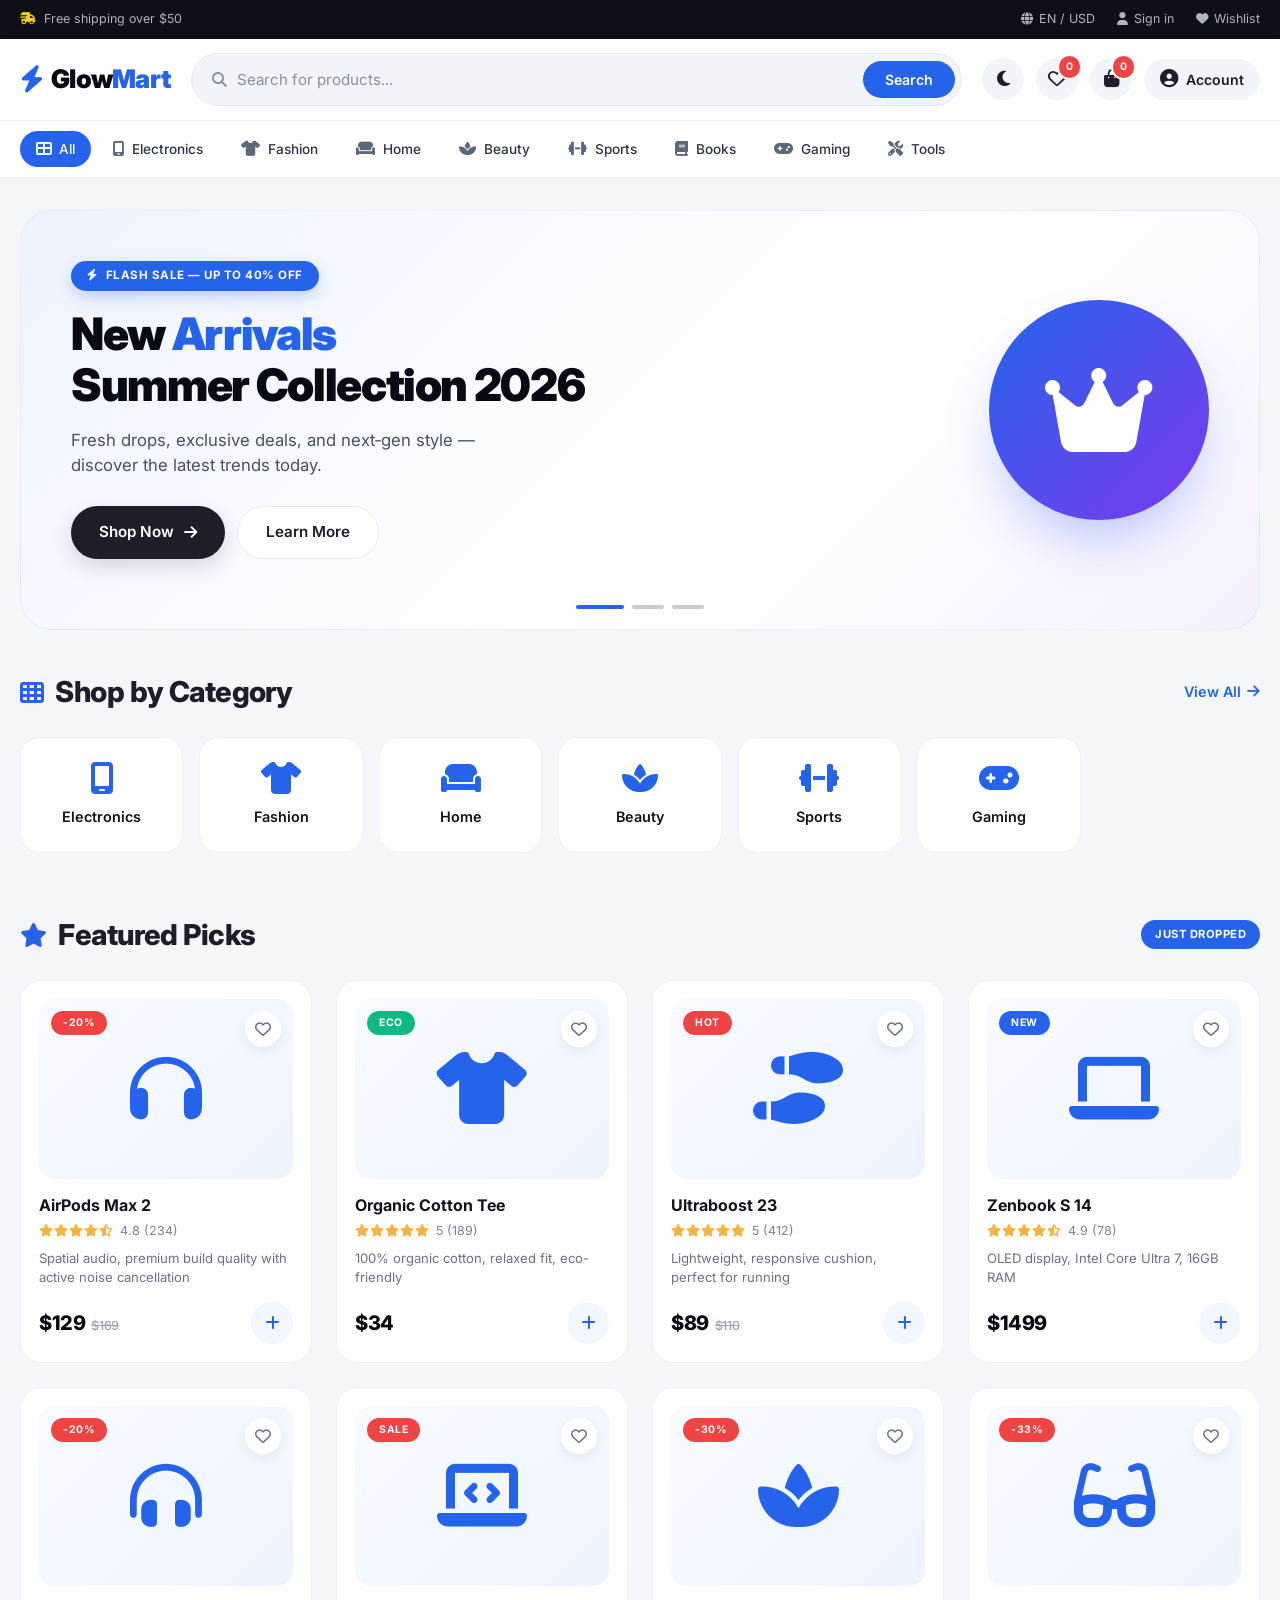
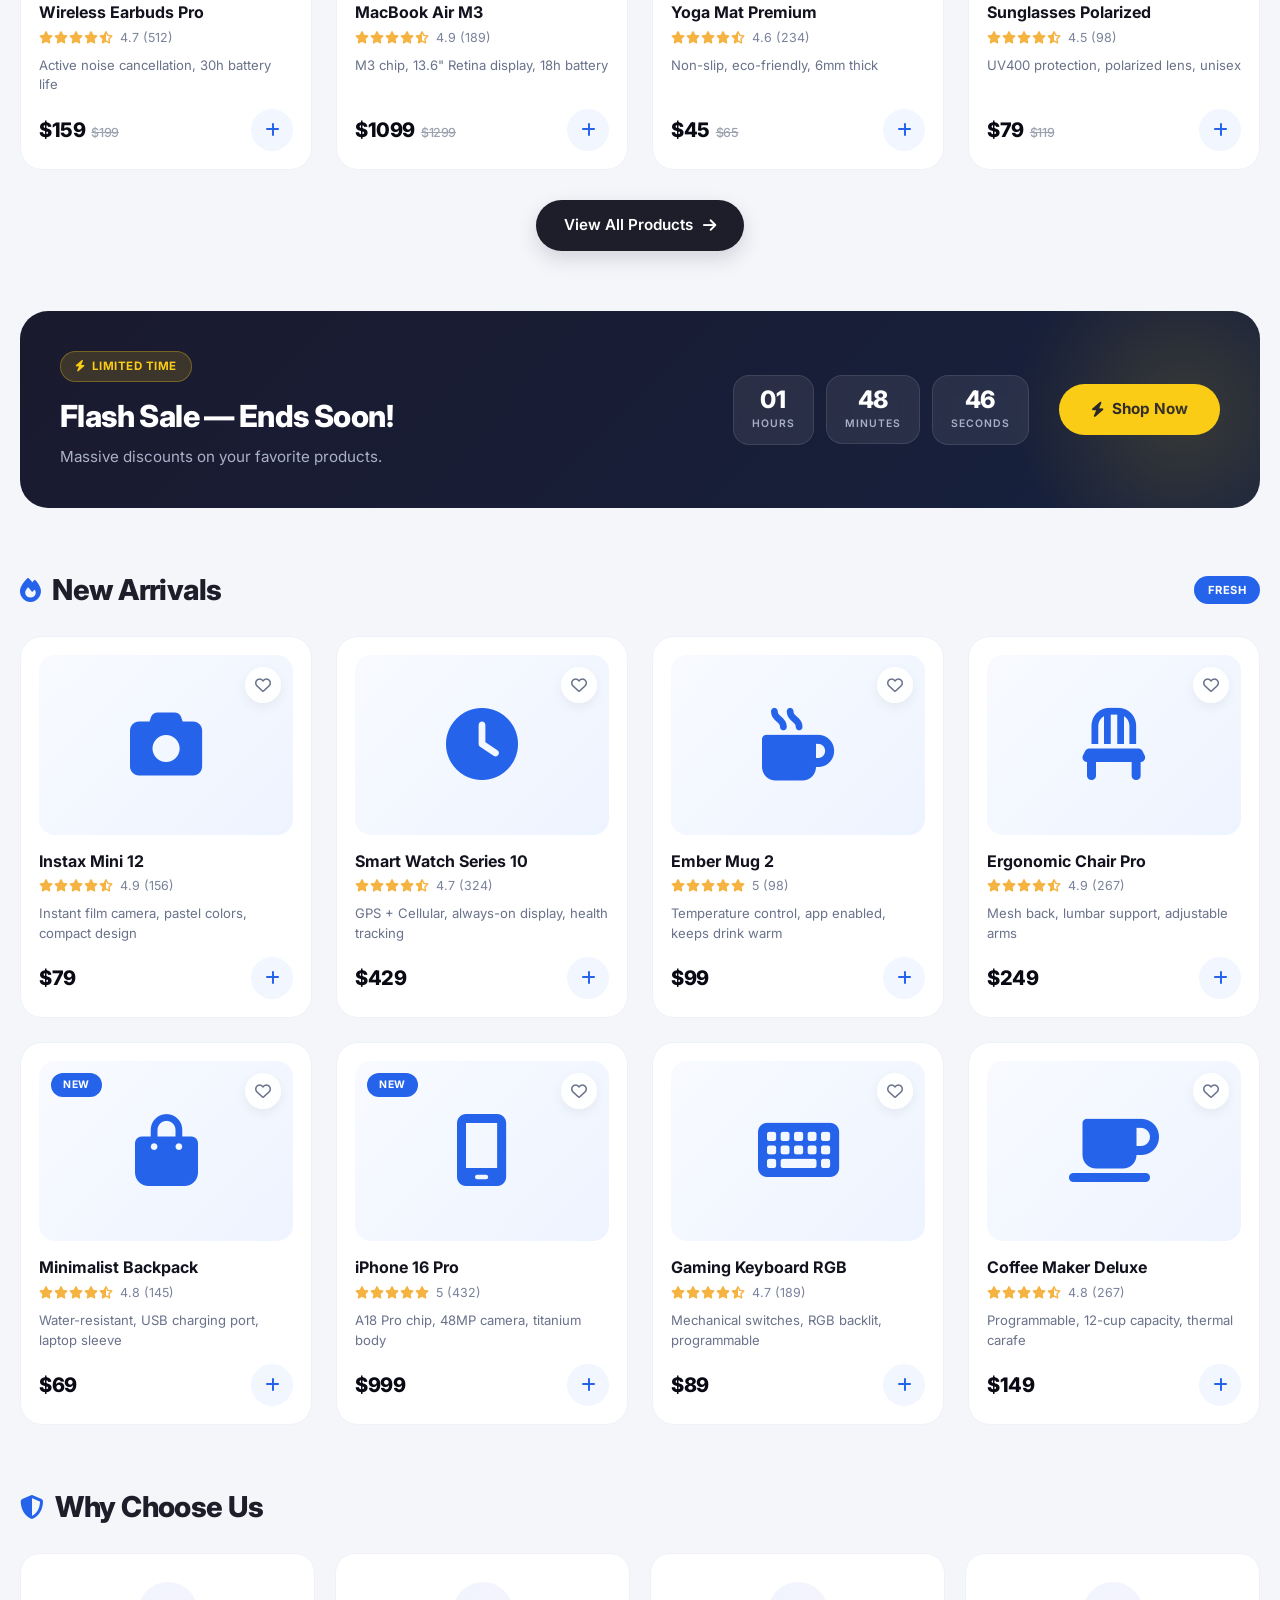
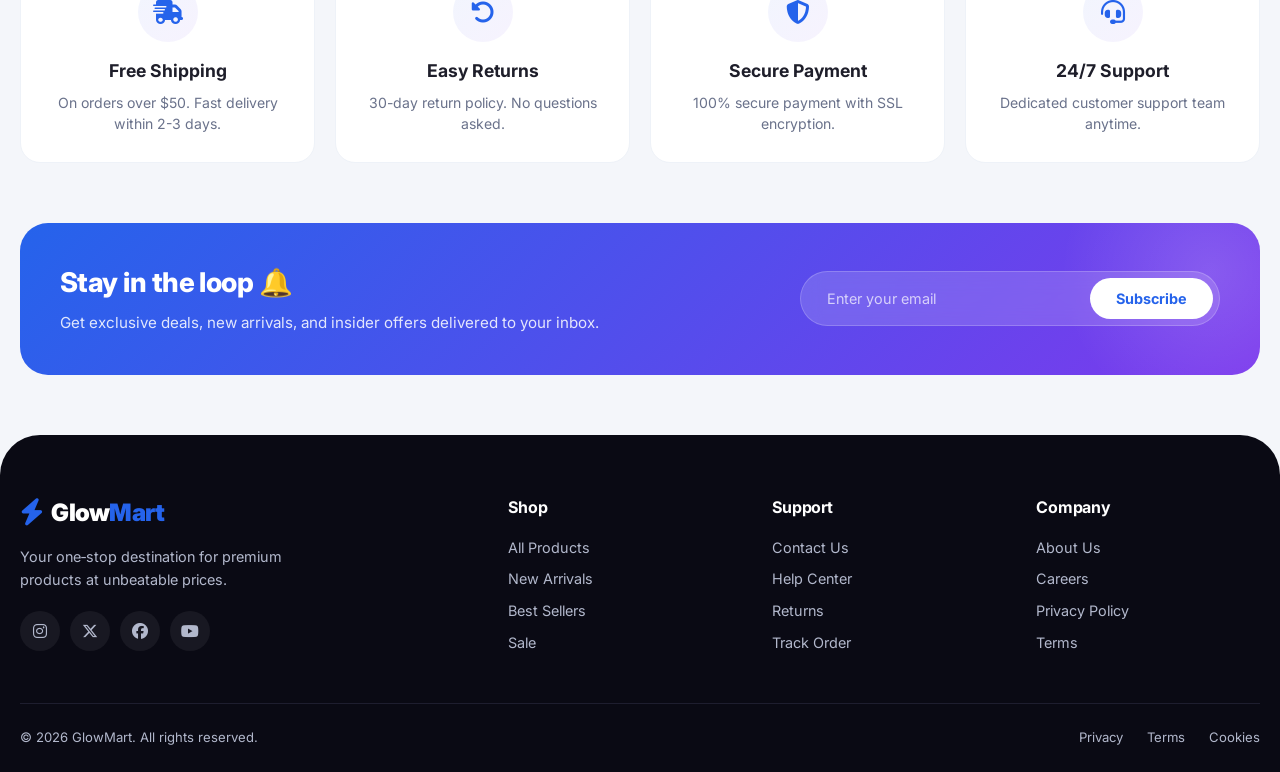
<file: index.html>
<!DOCTYPE html>
<html lang="en">
<head>
  <meta charset="UTF-8" />
  <meta name="viewport" content="width=device-width, initial-scale=1.0" />
  <meta name="description" content="GlowMart — Premium Shopping Website" />
  <title>GlowMart — Premium Shopping</title>
  <link rel="preconnect" href="https://fonts.googleapis.com">
  <link rel="preconnect" href="https://fonts.gstatic.com" crossorigin>
  <link href="https://fonts.googleapis.com/css2?family=Inter:wght@400;500;600;700;800;900&display=swap" rel="stylesheet">
  <link rel="stylesheet" href="https://cdnjs.cloudflare.com/ajax/libs/font-awesome/6.5.1/css/all.min.css" />
  <link rel="stylesheet" href="style.css" />
</head>
<body>

  <!-- TOP BAR -->
  <div class="top-bar">
    <div class="container top-bar-inner">
      <div class="top-left">
        <i class="fas fa-truck-fast"></i>
        <span>Free shipping over $50</span>
      </div>
      <div class="top-right">
        <a href="#"><i class="fas fa-globe"></i> EN / USD</a>
        <a href="login.html" id="authLink"><i class="fas fa-user"></i> Sign in</a>
        <a href="wishlist.html"><i class="fas fa-heart"></i> Wishlist</a>
      </div>
    </div>
  </div>

  <!-- HEADER -->
  <header class="main-header">
    <div class="container nav-wrap">
      <a href="index.html" class="logo">
        <i class="fas fa-bolt"></i>
        <span>Glow<em>Mart</em></span>
      </a>

      <div class="search-bar">
        <i class="fas fa-search search-icon"></i>
        <input type="text" id="searchInput" placeholder="Search for products..." />
        <button id="searchBtn">Search</button>
      </div>

      <div class="nav-actions">
        <button class="icon-btn" id="darkModeBtn" title="Dark Mode">
          <i class="fas fa-moon"></i>
        </button>
        <a href="wishlist.html" class="icon-btn" title="Wishlist">
          <i class="far fa-heart"></i>
          <span class="badge" id="wishlistCount">0</span>
        </a>
        <a href="cart.html" class="icon-btn cart-btn" title="Cart">
          <i class="fas fa-shopping-bag"></i>
          <span class="badge" id="cartCount">0</span>
        </a>
        <a href="login.html" class="account-btn" id="accountBtn">
          <i class="fas fa-user-circle"></i>
          <span>Account</span>
        </a>
      </div>
    </div>
  </header>

  <!-- CATEGORY STRIP -->
  <nav class="category-strip">
    <div class="container cat-wrap" id="catList">
      <a href="shop.html" class="active"><i class="fas fa-th-large"></i> All</a>
      <a href="shop.html?cat=electronics"><i class="fas fa-mobile-screen"></i> Electronics</a>
      <a href="shop.html?cat=fashion"><i class="fas fa-shirt"></i> Fashion</a>
      <a href="shop.html?cat=home"><i class="fas fa-couch"></i> Home</a>
      <a href="shop.html?cat=beauty"><i class="fas fa-spa"></i> Beauty</a>
      <a href="shop.html?cat=sports"><i class="fas fa-dumbbell"></i> Sports</a>
      <a href="shop.html?cat=books"><i class="fas fa-book"></i> Books</a>
      <a href="shop.html?cat=gaming"><i class="fas fa-gamepad"></i> Gaming</a>
      <a href="shop.html?cat=tools"><i class="fas fa-screwdriver-wrench"></i> Tools</a>
    </div>
  </nav>

  <!-- MAIN -->
  <main class="container">

    <!-- HERO SLIDER -->
    <section class="hero-slider" id="heroSlider">
      <div class="hero-slide active">
        <div class="slide-content">
          <span class="hero-tag"><i class="fas fa-bolt"></i> FLASH SALE — UP TO 40% OFF</span>
          <h1>New <span class="accent">Arrivals</span><br>Summer Collection 2026</h1>
          <p>Fresh drops, exclusive deals, and next‑gen style — discover the latest trends today.</p>
          <div class="hero-actions">
            <a href="shop.html" class="btn-primary">Shop Now <i class="fas fa-arrow-right"></i></a>
            <a href="about.html" class="btn-ghost">Learn More</a>
          </div>
        </div>
        <div class="slide-visual"><i class="fas fa-crown"></i></div>
      </div>
      <div class="hero-slide">
        <div class="slide-content">
          <span class="hero-tag"><i class="fas fa-star"></i> PREMIUM QUALITY</span>
          <h1>Best <span class="accent">Deals</span><br>On Top Brands</h1>
          <p>Shop from our curated collection of premium products at unbeatable prices.</p>
          <div class="hero-actions">
            <a href="shop.html" class="btn-primary">Explore <i class="fas fa-arrow-right"></i></a>
          </div>
        </div>
        <div class="slide-visual"><i class="fas fa-gem"></i></div>
      </div>
      <div class="hero-slide">
        <div class="slide-content">
          <span class="hero-tag"><i class="fas fa-truck-fast"></i> FREE DELIVERY</span>
          <h1>Fast <span class="accent">Shipping</span><br>Right To Your Door</h1>
          <p>Order today and get your products delivered within 2-3 business days.</p>
          <div class="hero-actions">
            <a href="shop.html" class="btn-primary">Start Shopping <i class="fas fa-arrow-right"></i></a>
          </div>
        </div>
        <div class="slide-visual"><i class="fas fa-rocket"></i></div>
      </div>
      
      <div class="slider-dots" id="sliderDots">
        <button class="active" data-slide="0"></button>
        <button data-slide="1"></button>
        <button data-slide="2"></button>
      </div>
    </section>

    <!-- CATEGORY CARDS -->
    <section class="section">
      <div class="section-head">
        <h2><i class="fas fa-th"></i> Shop by Category</h2>
        <a href="shop.html" class="view-all">View All <i class="fas fa-arrow-right"></i></a>
      </div>
      <div class="category-cards">
        <a href="shop.html?cat=electronics" class="cat-card">
          <i class="fas fa-mobile-screen"></i>
          <span>Electronics</span>
        </a>
        <a href="shop.html?cat=fashion" class="cat-card">
          <i class="fas fa-shirt"></i>
          <span>Fashion</span>
        </a>
        <a href="shop.html?cat=home" class="cat-card">
          <i class="fas fa-couch"></i>
          <span>Home</span>
        </a>
        <a href="shop.html?cat=beauty" class="cat-card">
          <i class="fas fa-spa"></i>
          <span>Beauty</span>
        </a>
        <a href="shop.html?cat=sports" class="cat-card">
          <i class="fas fa-dumbbell"></i>
          <span>Sports</span>
        </a>
        <a href="shop.html?cat=gaming" class="cat-card">
          <i class="fas fa-gamepad"></i>
          <span>Gaming</span>
        </a>
      </div>
    </section>

    <!-- FEATURED -->
    <section class="section">
      <div class="section-head">
        <h2><i class="fas fa-star"></i> Featured Picks</h2>
        <span class="chip">Just Dropped</span>
      </div>
      <div class="product-grid" id="productGrid"></div>
      <div style="text-align:center; margin-top:30px;">
        <a href="shop.html" class="btn-primary">View All Products <i class="fas fa-arrow-right"></i></a>
      </div>
    </section>

    <!-- FLASH BANNER -->
    <section class="flash-banner">
      <div class="flash-left">
        <span class="flash-pill"><i class="fas fa-bolt"></i> Limited Time</span>
        <h3>Flash Sale — Ends Soon!</h3>
        <p>Massive discounts on your favorite products.</p>
      </div>
      <div class="flash-timer" id="countdown">
        <div><strong>00</strong><span>Hours</span></div>
        <div><strong>00</strong><span>Minutes</span></div>
        <div><strong>00</strong><span>Seconds</span></div>
      </div>
      <a href="shop.html" class="btn-yellow"><i class="fas fa-bolt"></i> Shop Now</a>
    </section>

    <!-- NEW ARRIVALS -->
    <section class="section">
      <div class="section-head">
        <h2><i class="fas fa-fire"></i> New Arrivals</h2>
        <span class="chip">Fresh</span>
      </div>
      <div class="product-grid" id="newArrivalsGrid"></div>
    </section>

    <!-- WHY CHOOSE US -->
    <section class="section features-section">
      <div class="section-head">
        <h2><i class="fas fa-shield-halved"></i> Why Choose Us</h2>
      </div>
      <div class="features-grid">
        <div class="feature-card">
          <div class="feature-icon"><i class="fas fa-truck-fast"></i></div>
          <h4>Free Shipping</h4>
          <p>On orders over $50. Fast delivery within 2-3 days.</p>
        </div>
        <div class="feature-card">
          <div class="feature-icon"><i class="fas fa-rotate-left"></i></div>
          <h4>Easy Returns</h4>
          <p>30-day return policy. No questions asked.</p>
        </div>
        <div class="feature-card">
          <div class="feature-icon"><i class="fas fa-shield-halved"></i></div>
          <h4>Secure Payment</h4>
          <p>100% secure payment with SSL encryption.</p>
        </div>
        <div class="feature-card">
          <div class="feature-icon"><i class="fas fa-headset"></i></div>
          <h4>24/7 Support</h4>
          <p>Dedicated customer support team anytime.</p>
        </div>
      </div>
    </section>

    <!-- NEWSLETTER -->
    <section class="newsletter">
      <div>
        <h3>Stay in the loop 🔔</h3>
        <p>Get exclusive deals, new arrivals, and insider offers delivered to your inbox.</p>
      </div>
      <form class="newsletter-form" id="newsletterForm">
        <input type="email" placeholder="Enter your email" required />
        <button type="submit">Subscribe</button>
      </form>
    </section>

  </main>

  <!-- FOOTER -->
  <footer class="footer">
    <div class="container">
      <div class="footer-grid">
        <div class="footer-brand">
          <div class="logo"><i class="fas fa-bolt"></i><span>Glow<em>Mart</em></span></div>
          <p>Your one‑stop destination for premium products at unbeatable prices.</p>
          <div class="social-row">
            <a href="#"><i class="fab fa-instagram"></i></a>
            <a href="#"><i class="fab fa-x-twitter"></i></a>
            <a href="#"><i class="fab fa-facebook"></i></a>
            <a href="#"><i class="fab fa-youtube"></i></a>
          </div>
        </div>
        <div>
          <h5>Shop</h5>
          <a href="shop.html">All Products</a>
          <a href="shop.html?filter=new">New Arrivals</a>
          <a href="shop.html?filter=best">Best Sellers</a>
          <a href="shop.html?filter=sale">Sale</a>
        </div>
        <div>
          <h5>Support</h5>
          <a href="contact.html">Contact Us</a>
          <a href="#">Help Center</a>
          <a href="#">Returns</a>
          <a href="#">Track Order</a>
        </div>
        <div>
          <h5>Company</h5>
          <a href="about.html">About Us</a>
          <a href="#">Careers</a>
          <a href="#">Privacy Policy</a>
          <a href="#">Terms</a>
        </div>
      </div>
      <div class="footer-bottom">
        <span>© 2026 GlowMart. All rights reserved.</span>
        <div>
          <a href="#">Privacy</a>
          <a href="#">Terms</a>
          <a href="#">Cookies</a>
        </div>
      </div>
    </div>
  </footer>

  <div id="toast" class="toast">
    <i class="fas fa-check-circle"></i>
    <span id="toastMsg">Added to cart</span>
  </div>

  <script src="products-data.js"></script>
  <script src="auth.js"></script>
  <script src="cart.js"></script>
  <script src="script.js"></script>
</body>
</html>
</file>
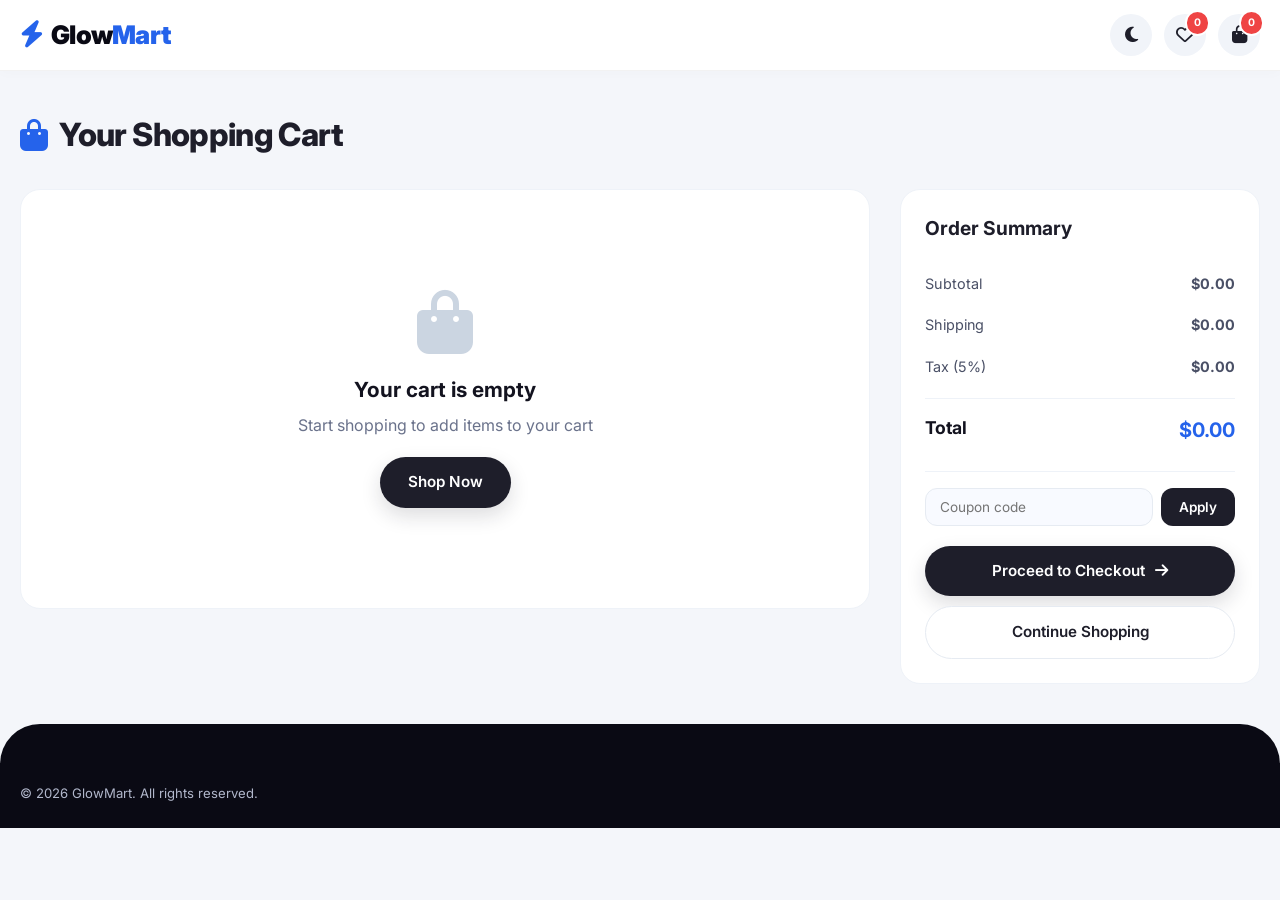
<file: cart.html>
<!DOCTYPE html>
<html lang="en">
<head>
  <meta charset="UTF-8" />
  <meta name="viewport" content="width=device-width, initial-scale=1.0" />
  <title>Cart — GlowMart</title>
  <link href="https://fonts.googleapis.com/css2?family=Inter:wght@400;500;600;700;800;900&display=swap" rel="stylesheet">
  <link rel="stylesheet" href="https://cdnjs.cloudflare.com/ajax/libs/font-awesome/6.5.1/css/all.min.css" />
  <link rel="stylesheet" href="style.css" />
</head>
<body>

  <header class="main-header">
    <div class="container nav-wrap">
      <a href="index.html" class="logo"><i class="fas fa-bolt"></i><span>Glow<em>Mart</em></span></a>
      <div class="nav-actions" style="margin-left:auto;">
        <button class="icon-btn" id="darkModeBtn"><i class="fas fa-moon"></i></button>
        <a href="wishlist.html" class="icon-btn"><i class="far fa-heart"></i><span class="badge" id="wishlistCount">0</span></a>
        <a href="cart.html" class="icon-btn"><i class="fas fa-shopping-bag"></i><span class="badge" id="cartCount">0</span></a>
      </div>
    </div>
  </header>

  <main class="container" style="padding: 40px 20px;">
    <div class="page-header">
      <h1><i class="fas fa-shopping-bag"></i> Your Shopping Cart</h1>
    </div>

    <div class="cart-layout">
      <div class="cart-items" id="cartItems"></div>
      
      <aside class="cart-summary">
        <h3>Order Summary</h3>
        <div class="summary-row"><span>Subtotal</span><strong id="subtotal">$0.00</strong></div>
        <div class="summary-row"><span>Shipping</span><strong id="shipping">$0.00</strong></div>
        <div class="summary-row"><span>Tax (5%)</span><strong id="tax">$0.00</strong></div>
        <div class="summary-row total"><span>Total</span><strong id="total">$0.00</strong></div>
        
        <div class="coupon-box">
          <input type="text" id="couponInput" placeholder="Coupon code">
          <button id="applyCoupon">Apply</button>
        </div>
        
        <a href="checkout.html" class="btn-primary" style="width:100%;justify-content:center;margin-top:20px;">
          Proceed to Checkout <i class="fas fa-arrow-right"></i>
        </a>
        
        <a href="shop.html" class="btn-ghost" style="width:100%;justify-content:center;margin-top:10px;">
          Continue Shopping
        </a>
      </aside>
    </div>
  </main>

  <footer class="footer">
    <div class="container">
      <div class="footer-bottom" style="border:none;padding:0;"><span>© 2026 GlowMart. All rights reserved.</span></div>
    </div>
  </footer>

  <div id="toast" class="toast"><i class="fas fa-check-circle"></i><span id="toastMsg">Added</span></div>

  <script src="products-data.js"></script>
  <script src="auth.js"></script>
  <script src="cart.js"></script>
  <script src="script.js"></script>
  <script>
    (function() {
      const itemsEl = document.getElementById('cartItems');
      const subtotalEl = document.getElementById('subtotal');
      const shippingEl = document.getElementById('shipping');
      const taxEl = document.getElementById('tax');
      const totalEl = document.getElementById('total');

      function render() {
        const cart = window.GlowCart.getCart();
        
        if (cart.length === 0) {
          itemsEl.innerHTML = `
            <div class="empty-state">
              <i class="fas fa-shopping-bag"></i>
              <h3>Your cart is empty</h3>
              <p>Start shopping to add items to your cart</p>
              <a href="shop.html" class="btn-primary" style="margin-top:20px;display:inline-flex;">Shop Now</a>
            </div>`;
          subtotalEl.textContent = '$0.00';
          shippingEl.textContent = '$0.00';
          taxEl.textContent = '$0.00';
          totalEl.textContent = '$0.00';
          return;
        }
        
        let subtotal = 0;
        itemsEl.innerHTML = cart.map(item => {
          const p = window.PRODUCTS.find(x => x.id === item.id);
          if (!p) return '';
          subtotal += p.price * item.qty;
          return `
            <div class="cart-item">
              <div class="cart-item-image"><i class="fas ${p.icon}"></i></div>
              <div class="cart-item-info">
                <h4>${p.name}</h4>
                <p>${p.desc}</p>
                <div class="cart-item-actions">
                  <div class="qty-control">
                    <button class="qty-btn" data-id="${p.id}" data-action="dec">−</button>
                    <span>${item.qty}</span>
                    <button class="qty-btn" data-id="${p.id}" data-action="inc">+</button>
                  </div>
                  <button class="remove-btn" data-id="${p.id}"><i class="fas fa-trash"></i> Remove</button>
                </div>
              </div>
              <div class="cart-item-price">$${(p.price * item.qty).toFixed(2)}</div>
            </div>`;
        }).join('');
        
        const shipping = subtotal > 50 ? 0 : 5.99;
        const tax = subtotal * 0.05;
        const total = subtotal + shipping + tax;
        
        subtotalEl.textContent = '$' + subtotal.toFixed(2);
        shippingEl.textContent = shipping === 0 ? 'FREE' : '$' + shipping.toFixed(2);
        taxEl.textContent = '$' + tax.toFixed(2);
        totalEl.textContent = '$' + total.toFixed(2);
      }

      itemsEl.addEventListener('click', e => {
        const btn = e.target.closest('[data-action], .remove-btn');
        if (!btn) return;
        const id = Number(btn.dataset.id);
        
        if (btn.classList.contains('remove-btn')) {
          window.GlowCart.remove(id);
          window.showToast('Item removed from cart', 'fa-trash');
          render();
        } else if (btn.dataset.action === 'inc') {
          const item = window.GlowCart.getCart().find(x => x.id === id);
          window.GlowCart.updateQty(id, item.qty + 1);
          render();
        } else if (btn.dataset.action === 'dec') {
          const item = window.GlowCart.getCart().find(x => x.id === id);
          if (item.qty > 1) {
            window.GlowCart.updateQty(id, item.qty - 1);
          } else {
            window.GlowCart.remove(id);
          }
          render();
        }
      });

      document.getElementById('applyCoupon').addEventListener('click', () => {
        const code = document.getElementById('couponInput').value.trim().toUpperCase();
        if (code === 'SAVE10') {
          window.showToast('Coupon applied! 10% off', 'fa-ticket');
        } else {
          window.showToast('Invalid coupon code', 'fa-times-circle');
        }
      });

      render();
    })();
  </script>
</body>
</html>
</file>
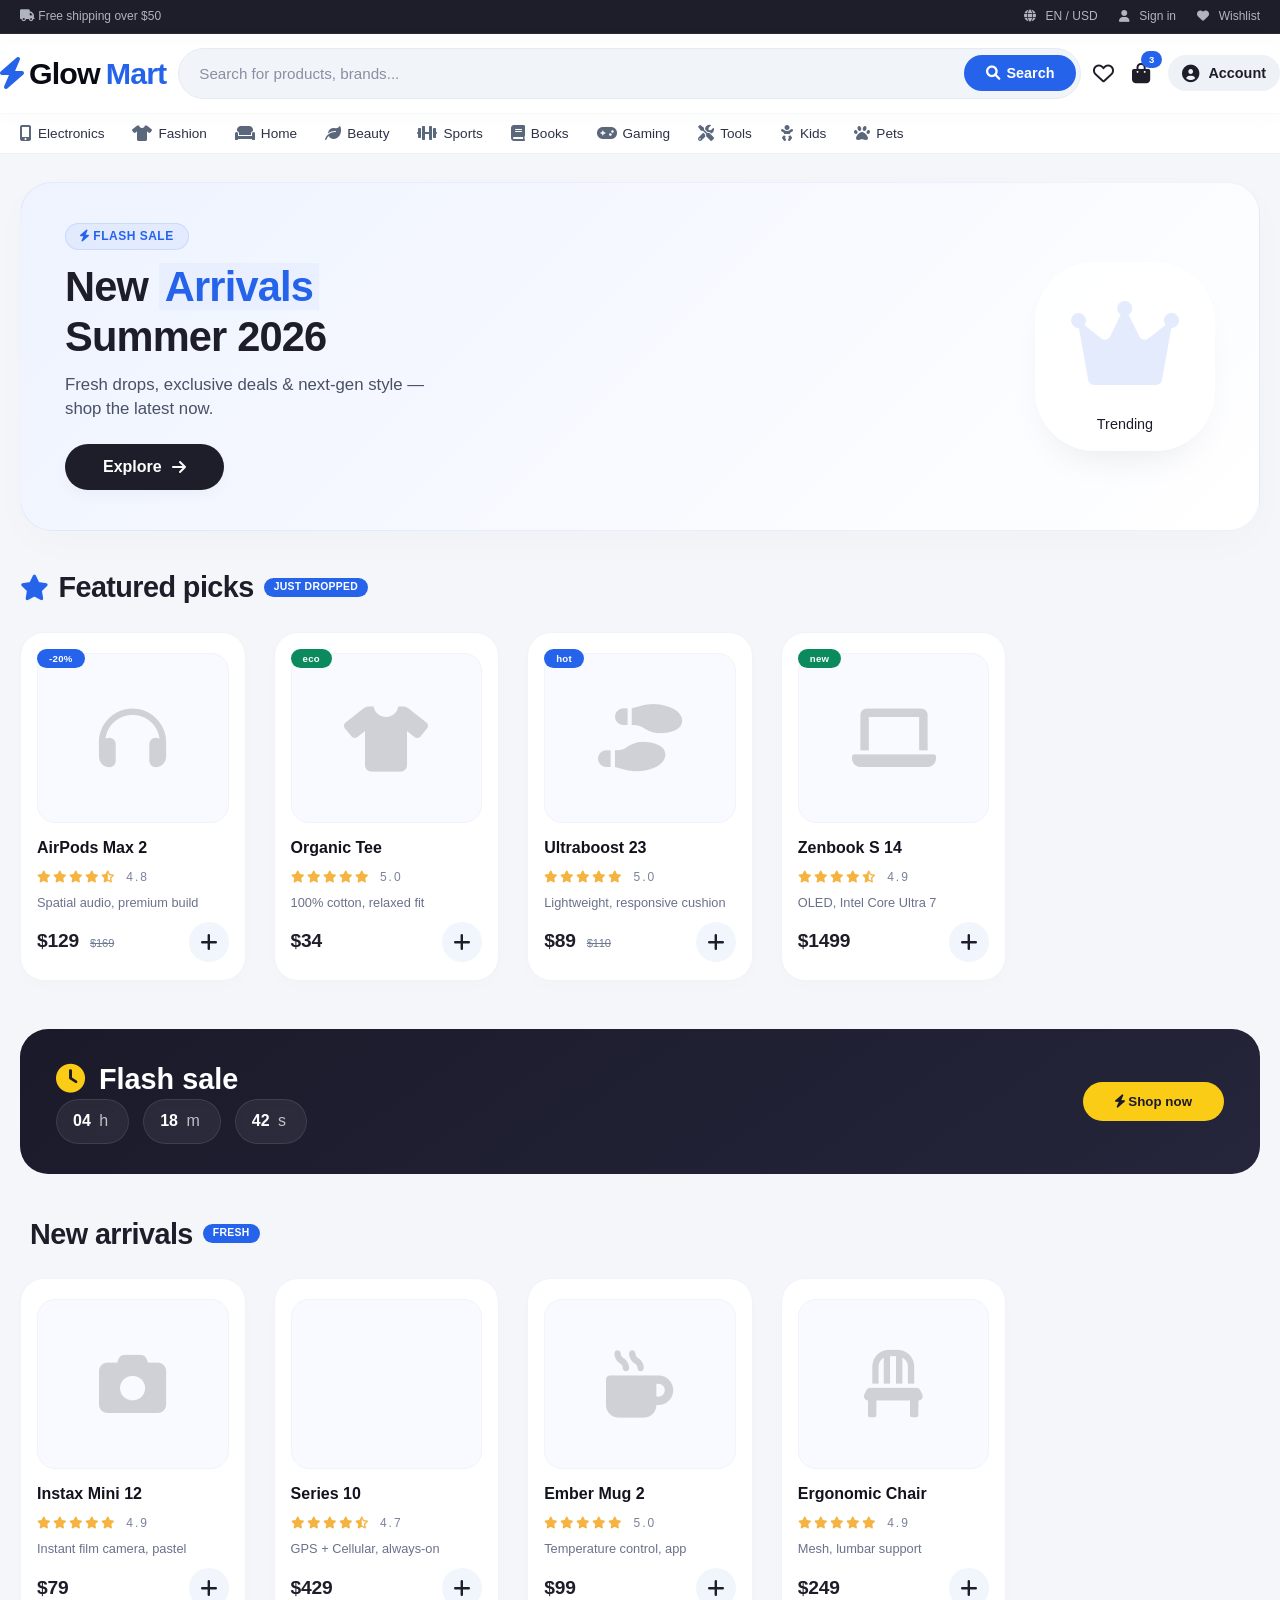
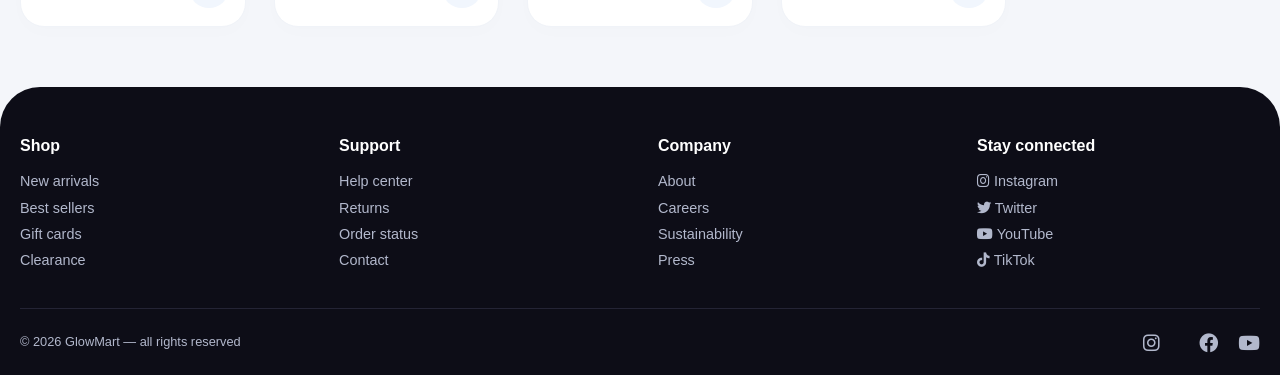
<file: index html .html>
<!DOCTYPE html>
<html lang="en">
<head>
  <meta charset="UTF-8" />
  <meta name="viewport" content="width=device-width, initial-scale=1.0" />
  <title>GlowMart — latest shopping vibe</title>
  <!-- Font Awesome 6 (free) -->
  <link rel="stylesheet" href="https://cdnjs.cloudflare.com/ajax/libs/font-awesome/6.0.0-beta3/css/all.min.css" />
  <style>
    /* ---------- RESET & BASE ---------- */
    * {
      margin: 0;
      padding: 0;
      box-sizing: border-box;
      font-family: 'Inter', -apple-system, BlinkMacSystemFont, 'Segoe UI', Roboto, sans-serif;
    }

    body {
      background: #f4f6fa;
      color: #1e1e2a;
      line-height: 1.4;
    }

    /* ---------- UTILITY ---------- */
    .container {
      max-width: 1280px;
      margin: 0 auto;
      padding: 0 20px;
    }

    .section-title {
      font-size: 1.8rem;
      font-weight: 700;
      letter-spacing: -0.02em;
      margin-bottom: 24px;
      display: flex;
      align-items: center;
      gap: 10px;
    }
    .section-title i {
      color: #2563eb;
      font-size: 1.6rem;
    }

    .badge-new {
      background: #2563eb;
      color: #fff;
      font-size: 0.65rem;
      font-weight: 600;
      padding: 2px 10px;
      border-radius: 30px;
      letter-spacing: 0.3px;
      text-transform: uppercase;
    }

    /* ---------- TOP BAR (mini) ---------- */
    .top-bar {
      background: #1e1e2a;
      color: #b0b3c0;
      font-size: 0.75rem;
      padding: 8px 0;
      border-bottom: 1px solid #2d2d3e;
    }
    .top-bar .container {
      display: flex;
      justify-content: space-between;
      flex-wrap: wrap;
      gap: 6px 12px;
    }
    .top-bar a {
      color: #b0b3c0;
      text-decoration: none;
      transition: color 0.2s;
    }
    .top-bar a:hover {
      color: #fff;
    }
    .top-bar .right span {
      margin-left: 18px;
    }
    .top-bar .right i {
      margin-right: 6px;
    }

    /* ---------- HEADER / NAV ---------- */
    .main-header {
      background: #ffffff;
      box-shadow: 0 4px 20px rgba(0, 0, 0, 0.02);
      position: sticky;
      top: 0;
      z-index: 100;
      backdrop-filter: blur(8px);
      background: rgba(255, 255, 255, 0.92);
      border-bottom: 1px solid rgba(0, 0, 0, 0.03);
    }
    .nav-container {
      display: flex;
      align-items: center;
      justify-content: space-between;
      flex-wrap: wrap;
      padding: 14px 0;
      gap: 12px;
    }
    .logo {
      font-size: 1.9rem;
      font-weight: 800;
      letter-spacing: -0.03em;
      color: #0a0a14;
      display: flex;
      align-items: center;
      gap: 6px;
    }
    .logo i {
      color: #2563eb;
      font-size: 2rem;
    }
    .logo span {
      color: #2563eb;
    }

    .search-bar {
      flex: 1 1 340px;
      display: flex;
      background: #f1f4f9;
      border-radius: 60px;
      padding: 4px 4px 4px 20px;
      align-items: center;
      border: 1px solid #e6ebf2;
      transition: 0.2s;
    }
    .search-bar:focus-within {
      border-color: #2563eb;
      box-shadow: 0 0 0 4px rgba(37, 99, 235, 0.08);
      background: #ffffff;
    }
    .search-bar input {
      border: none;
      background: transparent;
      padding: 12px 0;
      font-size: 0.95rem;
      flex: 1;
      outline: none;
      color: #1e1e2a;
    }
    .search-bar input::placeholder {
      color: #8a8fa0;
    }
    .search-bar button {
      background: #2563eb;
      border: none;
      color: white;
      padding: 10px 22px;
      border-radius: 60px;
      font-weight: 600;
      font-size: 0.9rem;
      cursor: pointer;
      transition: 0.2s;
      display: flex;
      align-items: center;
      gap: 6px;
    }
    .search-bar button:hover {
      background: #1d4ed8;
      transform: scale(0.97);
    }

    .nav-icons {
      display: flex;
      align-items: center;
      gap: 18px;
    }
    .nav-icons a {
      color: #1e1e2a;
      font-size: 1.3rem;
      text-decoration: none;
      position: relative;
      transition: 0.2s;
    }
    .nav-icons a:hover {
      color: #2563eb;
    }
    .nav-icons .cart-badge {
      background: #2563eb;
      color: #fff;
      font-size: 0.6rem;
      font-weight: 700;
      padding: 2px 8px;
      border-radius: 40px;
      position: absolute;
      top: -8px;
      right: -12px;
    }
    .nav-icons .user-icon {
      background: #eef2f6;
      border-radius: 40px;
      padding: 8px 14px;
      font-size: 0.9rem;
      font-weight: 600;
      display: flex;
      align-items: center;
      gap: 8px;
    }
    .nav-icons .user-icon i {
      font-size: 1.1rem;
    }

    /* ---------- CATEGORY STRIP ---------- */
    .category-strip {
      background: #ffffff;
      border-bottom: 1px solid #eef2f6;
      padding: 10px 0;
      overflow-x: auto;
      white-space: nowrap;
      scrollbar-width: thin;
    }
    .category-strip::-webkit-scrollbar {
      height: 4px;
      background: #eef2f6;
    }
    .category-strip::-webkit-scrollbar-thumb {
      background: #cbd5e1;
      border-radius: 20px;
    }
    .cat-list {
      display: flex;
      gap: 28px;
      align-items: center;
    }
    .cat-list a {
      color: #2d3246;
      text-decoration: none;
      font-size: 0.85rem;
      font-weight: 500;
      transition: 0.2s;
      display: flex;
      align-items: center;
      gap: 6px;
    }
    .cat-list a i {
      font-size: 1rem;
      color: #5b677b;
    }
    .cat-list a:hover {
      color: #2563eb;
    }
    .cat-list a:hover i {
      color: #2563eb;
    }

    /* ---------- HERO / BANNER ---------- */
    .hero {
      margin: 28px 0 36px;
      background: linear-gradient(135deg, #eef3ff, #ffffff);
      border-radius: 32px;
      padding: 40px 44px;
      display: flex;
      flex-wrap: wrap;
      align-items: center;
      justify-content: space-between;
      border: 1px solid rgba(37, 99, 235, 0.08);
      box-shadow: 0 12px 40px rgba(0, 0, 0, 0.02);
    }
    .hero-text {
      flex: 1 1 260px;
    }
    .hero-text .tag {
      background: #2563eb10;
      color: #2563eb;
      font-weight: 600;
      font-size: 0.75rem;
      letter-spacing: 0.5px;
      padding: 4px 14px;
      border-radius: 40px;
      display: inline-block;
      margin-bottom: 12px;
      border: 1px solid #2563eb20;
    }
    .hero-text h1 {
      font-size: 2.6rem;
      font-weight: 800;
      letter-spacing: -0.02em;
      line-height: 1.2;
      margin-bottom: 12px;
    }
    .hero-text h1 span {
      color: #2563eb;
      background: #2563eb0a;
      padding: 0 6px;
    }
    .hero-text p {
      color: #4a5066;
      max-width: 360px;
      margin-bottom: 24px;
      font-size: 1.05rem;
    }
    .hero-btn {
      background: #1e1e2a;
      color: white;
      border: none;
      padding: 14px 38px;
      border-radius: 60px;
      font-weight: 600;
      font-size: 1rem;
      display: inline-flex;
      align-items: center;
      gap: 10px;
      cursor: pointer;
      transition: 0.2s;
      box-shadow: 0 6px 14px rgba(0, 0, 0, 0.03);
    }
    .hero-btn:hover {
      background: #2563eb;
      transform: translateY(-3px);
      box-shadow: 0 16px 30px rgba(37, 99, 235, 0.2);
    }
    .hero-img {
      flex: 0 0 180px;
      text-align: center;
      font-size: 6rem;
      color: #2563eb20;
      background: #ffffffd0;
      padding: 16px 30px;
      border-radius: 60px;
      backdrop-filter: blur(4px);
      border: 1px solid #ffffff;
      box-shadow: 0 20px 40px -20px rgba(0, 0, 0, 0.1);
    }

    /* ---------- PRODUCT GRID ---------- */
    .product-grid {
      display: grid;
      grid-template-columns: repeat(auto-fill, minmax(220px, 1fr));
      gap: 28px;
      margin: 24px 0 48px;
    }

    .product-card {
      background: #ffffff;
      border-radius: 24px;
      padding: 20px 16px 18px;
      transition: 0.25s ease;
      border: 1px solid #f0f3f8;
      box-shadow: 0 6px 18px rgba(0, 0, 0, 0.01);
      position: relative;
      display: flex;
      flex-direction: column;
    }
    .product-card:hover {
      transform: translateY(-8px);
      border-color: #dce3ef;
      box-shadow: 0 24px 50px -16px rgba(0, 0, 0, 0.08);
      background: #ffffff;
    }
    .product-card .image {
      background: #f8faff;
      border-radius: 18px;
      height: 170px;
      display: flex;
      align-items: center;
      justify-content: center;
      font-size: 4.2rem;
      color: #1e1e2a30;
      margin-bottom: 14px;
      transition: 0.2s;
      border: 1px solid #f0f3fa;
    }
    .product-card:hover .image {
      background: #f0f5ff;
    }
    .product-card .product-tag {
      position: absolute;
      top: 16px;
      left: 16px;
      background: #2563eb;
      color: white;
      font-size: 0.6rem;
      font-weight: 700;
      padding: 3px 12px;
      border-radius: 40px;
      letter-spacing: 0.3px;
    }
    .product-card .product-tag.green {
      background: #0b8a5e;
    }
    .product-card h4 {
      font-size: 1rem;
      font-weight: 600;
      margin-bottom: 4px;
      color: #13131f;
    }
    .product-card .desc {
      font-size: 0.8rem;
      color: #6a728b;
      margin-bottom: 10px;
      display: -webkit-box;
      -webkit-line-clamp: 2;
      -webkit-box-orient: vertical;
      overflow: hidden;
    }
    .product-card .price-row {
      display: flex;
      align-items: center;
      justify-content: space-between;
      margin-top: auto;
    }
    .product-card .price {
      font-weight: 700;
      font-size: 1.2rem;
      letter-spacing: -0.01em;
    }
    .product-card .price small {
      font-weight: 400;
      font-size: 0.7rem;
      color: #6e7a93;
      margin-left: 6px;
      text-decoration: line-through;
    }
    .product-card .add-btn {
      background: #f1f6fd;
      border: none;
      width: 40px;
      height: 40px;
      border-radius: 60px;
      font-size: 1.2rem;
      color: #1e1e2a;
      cursor: pointer;
      transition: 0.2s;
      display: flex;
      align-items: center;
      justify-content: center;
    }
    .product-card .add-btn:hover {
      background: #2563eb;
      color: white;
      transform: rotate(2deg) scale(1.03);
    }
    .rating {
      color: #f5b342;
      font-size: 0.75rem;
      letter-spacing: 2px;
      margin: 6px 0 8px;
    }
    .rating span {
      color: #7a829b;
      font-weight: 400;
      margin-left: 4px;
    }

    /* ---------- FEATURE BANNER (flash) ---------- */
    .flash-sale {
      background: #1e1e2a;
      border-radius: 28px;
      padding: 30px 36px;
      margin: 20px 0 40px;
      color: white;
      display: flex;
      flex-wrap: wrap;
      align-items: center;
      justify-content: space-between;
      background: linear-gradient(145deg, #1a1a2a, #25253b);
    }
    .flash-sale .left h3 {
      font-size: 1.8rem;
      font-weight: 700;
      display: flex;
      align-items: center;
      gap: 14px;
    }
    .flash-sale .left h3 i {
      color: #facc15;
    }
    .flash-sale .countdown {
      display: flex;
      gap: 14px;
      font-weight: 600;
    }
    .flash-sale .countdown div {
      background: #ffffff10;
      backdrop-filter: blur(4px);
      padding: 10px 16px;
      border-radius: 60px;
      border: 1px solid #ffffff18;
      font-size: 1rem;
    }
    .flash-sale .countdown span {
      font-weight: 300;
      opacity: 0.7;
      margin: 0 4px;
    }
    .flash-btn {
      background: #facc15;
      color: #1a1a2a;
      padding: 12px 32px;
      border-radius: 60px;
      font-weight: 700;
      border: none;
      cursor: pointer;
      transition: 0.2s;
    }
    .flash-btn:hover {
      background: white;
      transform: scale(0.96);
    }

    /* ---------- FOOTER ---------- */
    .footer {
      background: #0d0d17;
      color: #b2b8cc;
      padding: 48px 0 20px;
      margin-top: 60px;
      border-radius: 40px 40px 0 0;
    }
    .footer-grid {
      display: grid;
      grid-template-columns: repeat(auto-fit, minmax(140px, 1fr));
      gap: 36px;
      margin-bottom: 32px;
    }
    .footer-grid h5 {
      color: #fff;
      font-weight: 600;
      margin-bottom: 14px;
      font-size: 1rem;
    }
    .footer-grid a {
      display: block;
      color: #b2b8cc;
      text-decoration: none;
      font-size: 0.9rem;
      margin: 6px 0;
      transition: 0.2s;
    }
    .footer-grid a:hover {
      color: #fff;
      padding-left: 4px;
    }
    .footer-bottom {
      border-top: 1px solid #242435;
      padding-top: 24px;
      display: flex;
      flex-wrap: wrap;
      justify-content: space-between;
      font-size: 0.8rem;
    }
    .social i {
      font-size: 1.2rem;
      margin-left: 16px;
      transition: 0.2s;
      cursor: pointer;
    }
    .social i:hover {
      color: #fff;
      transform: scale(1.1);
    }

    /* ---------- RESPONSIVE ---------- */
    @media (max-width: 700px) {
      .hero {
        flex-direction: column;
        text-align: center;
        padding: 28px 20px;
      }
      .hero-text p {
        max-width: 100%;
      }
      .hero-img {
        margin-top: 24px;
        font-size: 4.5rem;
        padding: 12px 24px;
      }
      .nav-container {
        flex-direction: column;
        align-items: stretch;
      }
      .search-bar {
        flex: 1 1 auto;
      }
      .nav-icons {
        justify-content: flex-end;
      }
      .section-title {
        font-size: 1.5rem;
      }
      .flash-sale {
        flex-direction: column;
        gap: 20px;
        text-align: center;
      }
    }
    @media (max-width: 480px) {
      .product-grid {
        grid-template-columns: 1fr 1fr;
        gap: 16px;
      }
    }
  </style>
</head>
<body>
  <!-- TOP BAR -->
  <div class="top-bar">
    <div class="container">
      <div><i class="fas fa-truck"></i> Free shipping over $50</div>
      <div class="right">
        <a href="#"><i class="fas fa-globe"></i> EN / USD</a>
        <span><i class="fas fa-user"></i> Sign in</span>
        <span><i class="fas fa-heart"></i> Wishlist</span>
      </div>
    </div>
  </div>

  <!-- HEADER -->
  <header class="main-header">
    <div class="container nav-container">
      <div class="logo">
        <i class="fas fa-bolt"></i> Glow<span>Mart</span>
      </div>

      <div class="search-bar">
        <input type="text" placeholder="Search for products, brands..." />
        <button><i class="fas fa-search"></i> Search</button>
      </div>

      <div class="nav-icons">
        <a href="#"><i class="far fa-heart"></i></a>
        <a href="#">
          <i class="fas fa-shopping-bag"></i>
          <span class="cart-badge">3</span>
        </a>
        <a href="#" class="user-icon">
          <i class="fas fa-user-circle"></i> Account
        </a>
      </div>
    </div>
  </header>

  <!-- CATEGORY STRIP -->
  <div class="category-strip">
    <div class="container cat-list">
      <a href="#"><i class="fas fa-mobile-alt"></i> Electronics</a>
      <a href="#"><i class="fas fa-tshirt"></i> Fashion</a>
      <a href="#"><i class="fas fa-couch"></i> Home</a>
      <a href="#"><i class="fas fa-leaf"></i> Beauty</a>
      <a href="#"><i class="fas fa-dumbbell"></i> Sports</a>
      <a href="#"><i class="fas fa-book"></i> Books</a>
      <a href="#"><i class="fas fa-gamepad"></i> Gaming</a>
      <a href="#"><i class="fas fa-tools"></i> Tools</a>
      <a href="#"><i class="fas fa-baby"></i> Kids</a>
      <a href="#"><i class="fas fa-paw"></i> Pets</a>
    </div>
  </div>

  <div class="container">
    <!-- HERO -->
    <div class="hero">
      <div class="hero-text">
        <div class="tag"><i class="fas fa-bolt"></i> FLASH SALE</div>
        <h1>New <span>Arrivals</span> <br />Summer 2026</h1>
        <p>Fresh drops, exclusive deals & next‑gen style — shop the latest now.</p>
        <button class="hero-btn">Explore <i class="fas fa-arrow-right"></i></button>
      </div>
      <div class="hero-img">
        <i class="fas fa-crown"></i> 
        <div style="font-size: 0.9rem; font-weight: 500; color: #1e1e2a;">Trending</div>
      </div>
    </div>

    <!-- SECTION: FEATURED PRODUCTS -->
    <div class="section-title">
      <i class="fas fa-star"></i> Featured picks
      <span class="badge-new">just dropped</span>
    </div>

    <div class="product-grid">
      <!-- card 1 -->
      <div class="product-card">
        <span class="product-tag">-20%</span>
        <div class="image"><i class="fas fa-headphones"></i></div>
        <h4>AirPods Max 2</h4>
        <div class="rating"><i class="fas fa-star"></i><i class="fas fa-star"></i><i class="fas fa-star"></i><i class="fas fa-star"></i><i class="fas fa-star-half-alt"></i> <span>4.8</span></div>
        <div class="desc">Spatial audio, premium build</div>
        <div class="price-row">
          <span class="price">$129 <small>$169</small></span>
          <button class="add-btn"><i class="fas fa-plus"></i></button>
        </div>
      </div>
      <!-- card 2 -->
      <div class="product-card">
        <span class="product-tag green">eco</span>
        <div class="image"><i class="fas fa-tshirt"></i></div>
        <h4>Organic Tee</h4>
        <div class="rating"><i class="fas fa-star"></i><i class="fas fa-star"></i><i class="fas fa-star"></i><i class="fas fa-star"></i><i class="fas fa-star"></i> <span>5.0</span></div>
        <div class="desc">100% cotton, relaxed fit</div>
        <div class="price-row">
          <span class="price">$34</span>
          <button class="add-btn"><i class="fas fa-plus"></i></button>
        </div>
      </div>
      <!-- card 3 -->
      <div class="product-card">
        <span class="product-tag">hot</span>
        <div class="image"><i class="fas fa-shoe-prints"></i></div>
        <h4>Ultraboost 23</h4>
        <div class="rating"><i class="fas fa-star"></i><i class="fas fa-star"></i><i class="fas fa-star"></i><i class="fas fa-star"></i><i class="fas fa-star"></i> <span>5.0</span></div>
        <div class="desc">Lightweight, responsive cushion</div>
        <div class="price-row">
          <span class="price">$89 <small>$110</small></span>
          <button class="add-btn"><i class="fas fa-plus"></i></button>
        </div>
      </div>
      <!-- card 4 -->
      <div class="product-card">
        <span class="product-tag green">new</span>
        <div class="image"><i class="fas fa-laptop"></i></div>
        <h4>Zenbook S 14</h4>
        <div class="rating"><i class="fas fa-star"></i><i class="fas fa-star"></i><i class="fas fa-star"></i><i class="fas fa-star"></i><i class="fas fa-star-half-alt"></i> <span>4.9</span></div>
        <div class="desc">OLED, Intel Core Ultra 7</div>
        <div class="price-row">
          <span class="price">$1499</span>
          <button class="add-btn"><i class="fas fa-plus"></i></button>
        </div>
      </div>
    </div>

    <!-- FLASH SALE BANNER -->
    <div class="flash-sale">
      <div class="left">
        <h3><i class="fas fa-clock"></i> Flash sale</h3>
        <div class="countdown">
          <div>04 <span>h</span></div>
          <div>18 <span>m</span></div>
          <div>42 <span>s</span></div>
        </div>
      </div>
      <button class="flash-btn"><i class="fas fa-bolt"></i> Shop now</button>
    </div>

    <!-- SECTION: NEW ARRIVALS -->
    <div class="section-title">
      <i class="fas fa-sparkles"></i> New arrivals
      <span class="badge-new">fresh</span>
    </div>

    <div class="product-grid">
      <!-- card 5 -->
      <div class="product-card">
        <div class="image"><i class="fas fa-camera"></i></div>
        <h4>Instax Mini 12</h4>
        <div class="rating"><i class="fas fa-star"></i><i class="fas fa-star"></i><i class="fas fa-star"></i><i class="fas fa-star"></i><i class="fas fa-star"></i> <span>4.9</span></div>
        <div class="desc">Instant film camera, pastel</div>
        <div class="price-row">
          <span class="price">$79</span>
          <button class="add-btn"><i class="fas fa-plus"></i></button>
        </div>
      </div>
      <!-- card 6 -->
      <div class="product-card">
        <div class="image"><i class="fas fa-watch"></i></div>
        <h4>Series 10</h4>
        <div class="rating"><i class="fas fa-star"></i><i class="fas fa-star"></i><i class="fas fa-star"></i><i class="fas fa-star"></i><i class="fas fa-star-half-alt"></i> <span>4.7</span></div>
        <div class="desc">GPS + Cellular, always‑on</div>
        <div class="price-row">
          <span class="price">$429</span>
          <button class="add-btn"><i class="fas fa-plus"></i></button>
        </div>
      </div>
      <!-- card 7 -->
      <div class="product-card">
        <div class="image"><i class="fas fa-mug-hot"></i></div>
        <h4>Ember Mug 2</h4>
        <div class="rating"><i class="fas fa-star"></i><i class="fas fa-star"></i><i class="fas fa-star"></i><i class="fas fa-star"></i><i class="fas fa-star"></i> <span>5.0</span></div>
        <div class="desc">Temperature control, app</div>
        <div class="price-row">
          <span class="price">$99</span>
          <button class="add-btn"><i class="fas fa-plus"></i></button>
        </div>
      </div>
      <!-- card 8 -->
      <div class="product-card">
        <div class="image"><i class="fas fa-chair"></i></div>
        <h4>Ergonomic Chair</h4>
        <div class="rating"><i class="fas fa-star"></i><i class="fas fa-star"></i><i class="fas fa-star"></i><i class="fas fa-star"></i><i class="fas fa-star"></i> <span>4.9</span></div>
        <div class="desc">Mesh, lumbar support</div>
        <div class="price-row">
          <span class="price">$249</span>
          <button class="add-btn"><i class="fas fa-plus"></i></button>
        </div>
      </div>
    </div>
  </div>

  <!-- FOOTER -->
  <footer class="footer">
    <div class="container">
      <div class="footer-grid">
        <div>
          <h5>Shop</h5>
          <a href="#">New arrivals</a>
          <a href="#">Best sellers</a>
          <a href="#">Gift cards</a>
          <a href="#">Clearance</a>
        </div>
        <div>
          <h5>Support</h5>
          <a href="#">Help center</a>
          <a href="#">Returns</a>
          <a href="#">Order status</a>
          <a href="#">Contact</a>
        </div>
        <div>
          <h5>Company</h5>
          <a href="#">About</a>
          <a href="#">Careers</a>
          <a href="#">Sustainability</a>
          <a href="#">Press</a>
        </div>
        <div>
          <h5>Stay connected</h5>
          <a href="#"><i class="fab fa-instagram"></i> Instagram</a>
          <a href="#"><i class="fab fa-twitter"></i> Twitter</a>
          <a href="#"><i class="fab fa-youtube"></i> YouTube</a>
          <a href="#"><i class="fab fa-tiktok"></i> TikTok</a>
        </div>
      </div>
      <div class="footer-bottom">
        <span>© 2026 GlowMart — all rights reserved</span>
        <div class="social">
          <i class="fab fa-instagram"></i>
          <i class="fab fa-x-twitter"></i>
          <i class="fab fa-facebook"></i>
          <i class="fab fa-youtube"></i>
        </div>
      </div>
    </div>
  </footer>
</body>
</html>
</file>
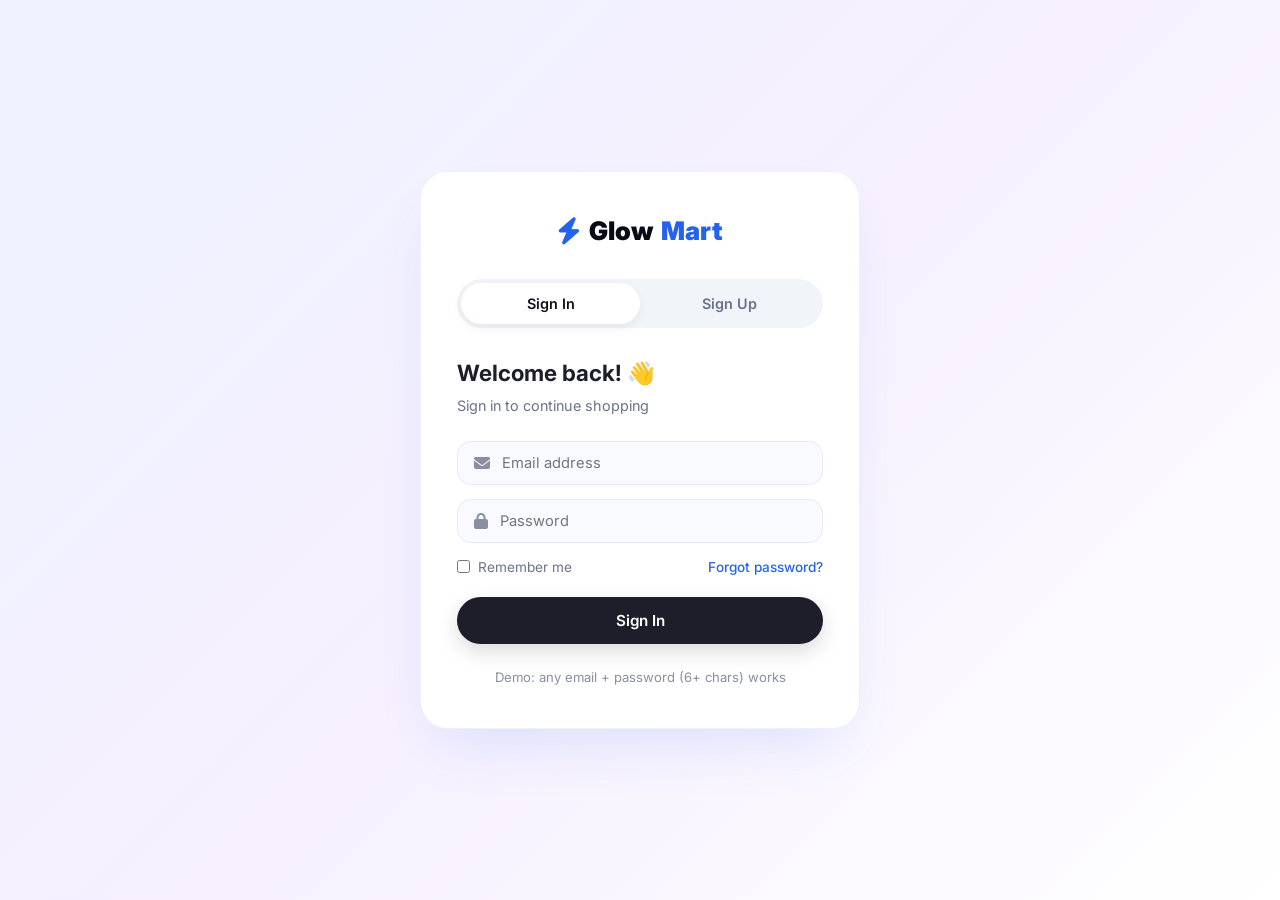
<file: login.html>
<!DOCTYPE html>
<html lang="en">
<head>
  <meta charset="UTF-8" />
  <meta name="viewport" content="width=device-width, initial-scale=1.0" />
  <title>Login — GlowMart</title>
  <link href="https://fonts.googleapis.com/css2?family=Inter:wght@400;500;600;700;800;900&display=swap" rel="stylesheet">
  <link rel="stylesheet" href="https://cdnjs.cloudflare.com/ajax/libs/font-awesome/6.5.1/css/all.min.css" />
  <link rel="stylesheet" href="style.css" />
</head>
<body class="auth-page">

  <div class="auth-container">
    <div class="auth-box">
      <a href="index.html" class="auth-logo">
        <i class="fas fa-bolt"></i> Glow<em>Mart</em>
      </a>
      
      <div class="auth-tabs">
        <button class="active" data-tab="login">Sign In</button>
        <button data-tab="signup">Sign Up</button>
      </div>
      
      <!-- LOGIN FORM -->
      <form class="auth-form" id="loginForm" data-form="login">
        <h2>Welcome back! 👋</h2>
        <p>Sign in to continue shopping</p>
        
        <div class="input-group">
          <i class="fas fa-envelope"></i>
          <input type="email" id="loginEmail" placeholder="Email address" required>
        </div>
        
        <div class="input-group">
          <i class="fas fa-lock"></i>
          <input type="password" id="loginPassword" placeholder="Password" required>
        </div>
        
        <div class="form-row">
          <label class="check"><input type="checkbox"> Remember me</label>
          <a href="#">Forgot password?</a>
        </div>
        
        <button type="submit" class="btn-primary" style="width:100%;justify-content:center;">Sign In</button>
      </form>
      
      <!-- SIGNUP FORM -->
      <form class="auth-form" id="signupForm" data-form="signup" style="display:none;">
        <h2>Create account 🎉</h2>
        <p>Join GlowMart today</p>
        
        <div class="input-group">
          <i class="fas fa-user"></i>
          <input type="text" id="signupName" placeholder="Full name" required>
        </div>
        
        <div class="input-group">
          <i class="fas fa-envelope"></i>
          <input type="email" id="signupEmail" placeholder="Email address" required>
        </div>
        
        <div class="input-group">
          <i class="fas fa-lock"></i>
          <input type="password" id="signupPassword" placeholder="Password (min 6 chars)" required minlength="6">
        </div>
        
        <label class="check" style="margin-bottom:16px;">
          <input type="checkbox" required> I agree to the Terms & Privacy Policy
        </label>
        
        <button type="submit" class="btn-primary" style="width:100%;justify-content:center;">Create Account</button>
      </form>
      
      <div class="auth-footer">
        <p>Demo: any email + password (6+ chars) works</p>
      </div>
    </div>
  </div>

  <div id="toast" class="toast"><i class="fas fa-check-circle"></i><span id="toastMsg">Success</span></div>

  <script src="products-data.js"></script>
  <script src="auth.js"></script>
  <script src="cart.js"></script>
  <script src="script.js"></script>
  <script>
    (function() {
      const tabs = document.querySelectorAll('.auth-tabs button');
      const forms = document.querySelectorAll('.auth-form');
      
      tabs.forEach(tab => {
        tab.addEventListener('click', () => {
          tabs.forEach(t => t.classList.remove('active'));
          tab.classList.add('active');
          forms.forEach(f => f.style.display = f.dataset.form === tab.dataset.tab ? 'block' : 'none');
        });
      });
      
      // Login
      document.getElementById('loginForm').addEventListener('submit', e => {
        e.preventDefault();
        const email = document.getElementById('loginEmail').value;
        const pass = document.getElementById('loginPassword').value;
        
        const users = JSON.parse(localStorage.getItem('glowmart_users') || '[]');
        const user = users.find(u => u.email === email && u.password === pass);
        
        if (user) {
          window.GlowAuth.saveUser({ name: user.name, email: user.email });
          window.showToast('Welcome back, ' + user.name + '! 🎉', 'fa-check-circle');
          setTimeout(() => window.location.href = 'index.html', 1200);
        } else {
          window.showToast('Invalid email or password', 'fa-times-circle');
        }
      });
      
      // Signup
      document.getElementById('signupForm').addEventListener('submit', e => {
        e.preventDefault();
        const name = document.getElementById('signupName').value;
        const email = document.getElementById('signupEmail').value;
        const pass = document.getElementById('signupPassword').value;
        
        const users = JSON.parse(localStorage.getItem('glowmart_users') || '[]');
        if (users.find(u => u.email === email)) {
          window.showToast('Email already registered', 'fa-times-circle');
          return;
        }
        
        users.push({ name, email, password: pass });
        localStorage.setItem('glowmart_users', JSON.stringify(users));
        window.GlowAuth.saveUser({ name, email });
        window.showToast('Account created! 🎉', 'fa-check-circle');
        setTimeout(() => window.location.href = 'index.html', 1200);
      });
    })();
  </script>
</body>
</html>
</file>
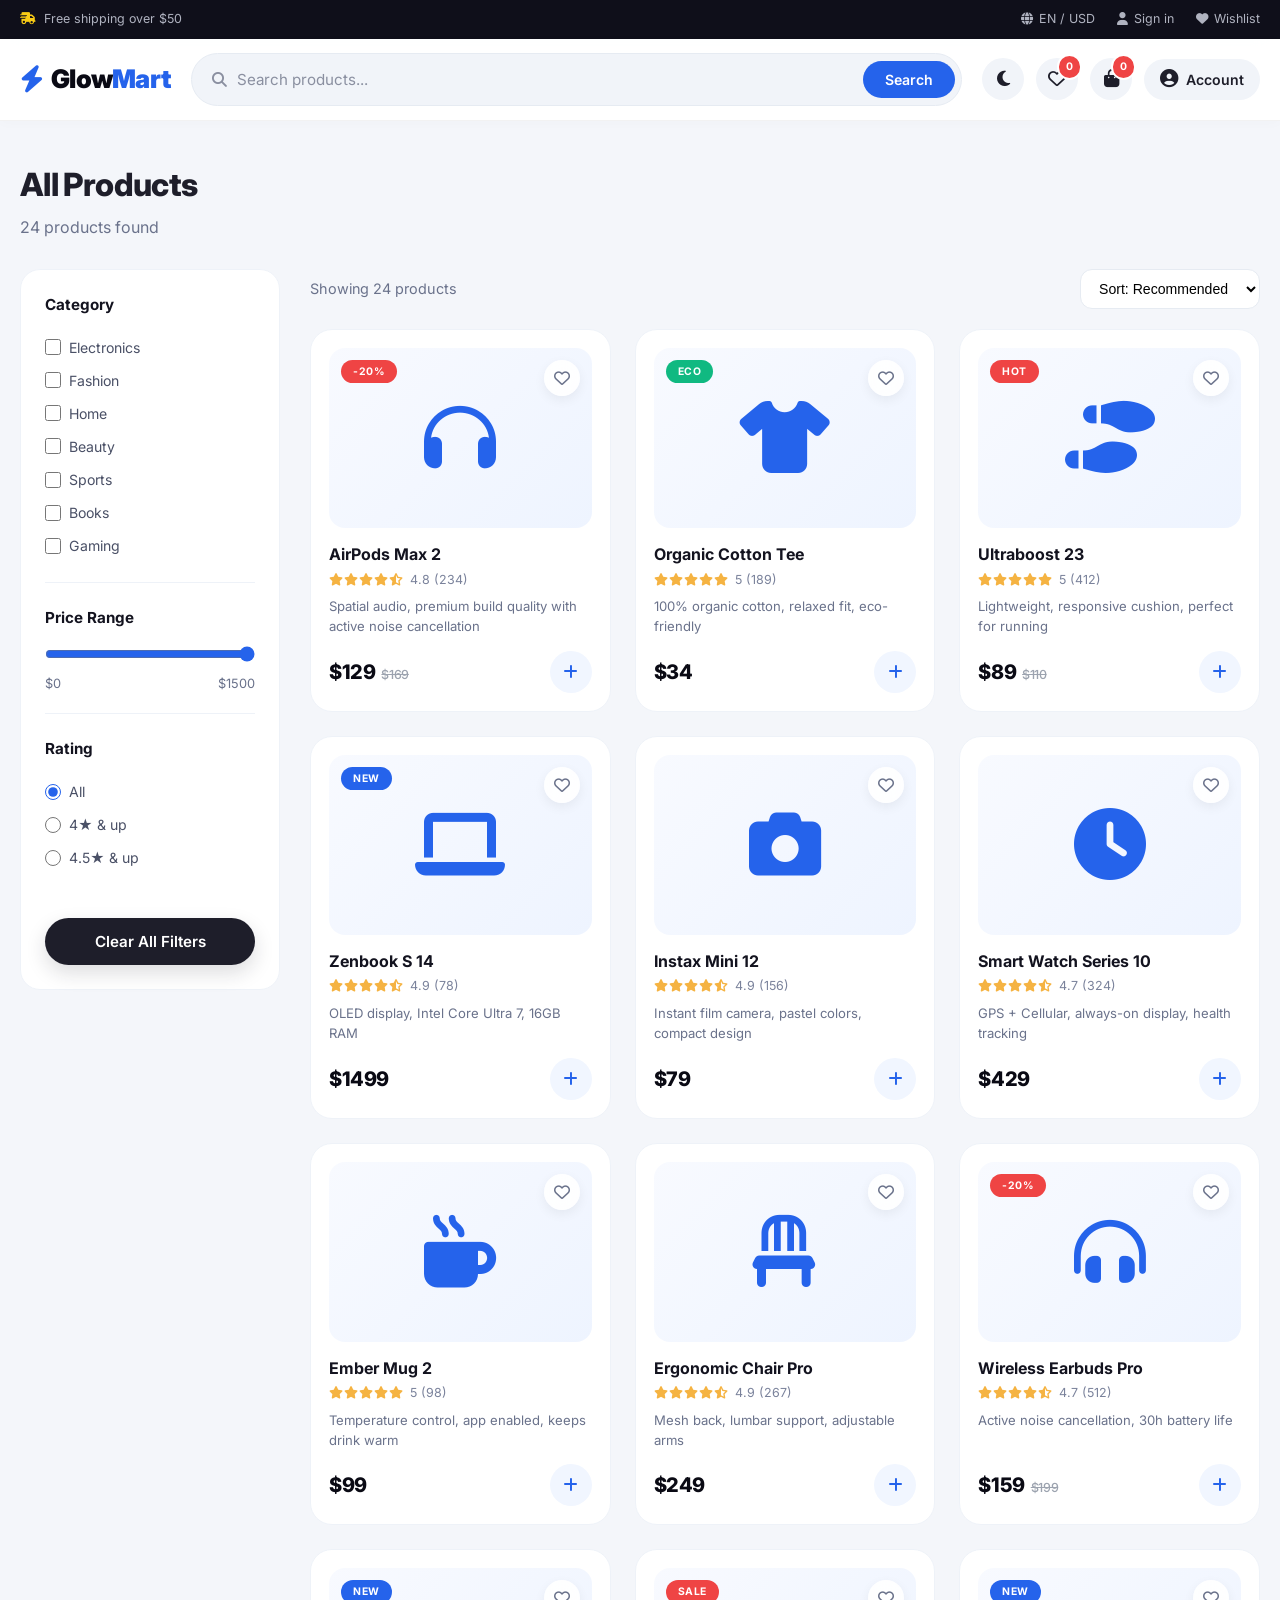
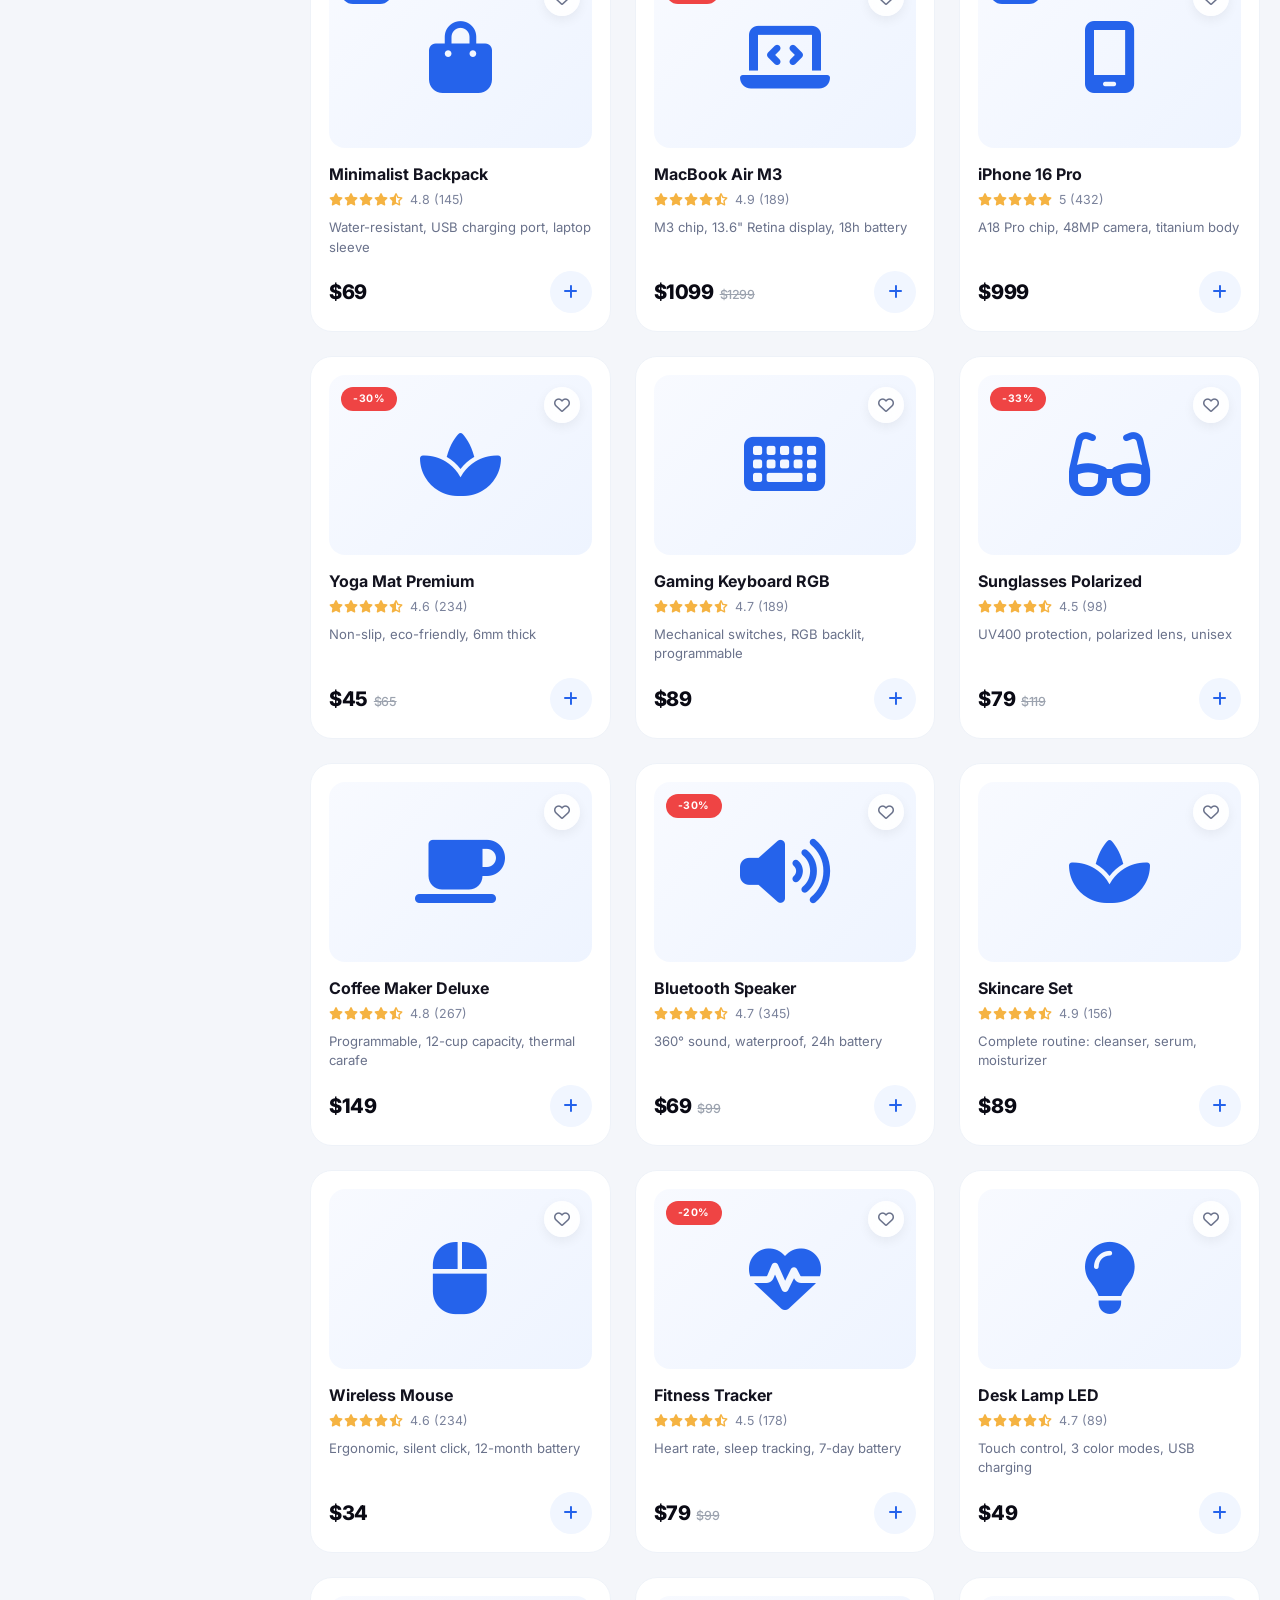
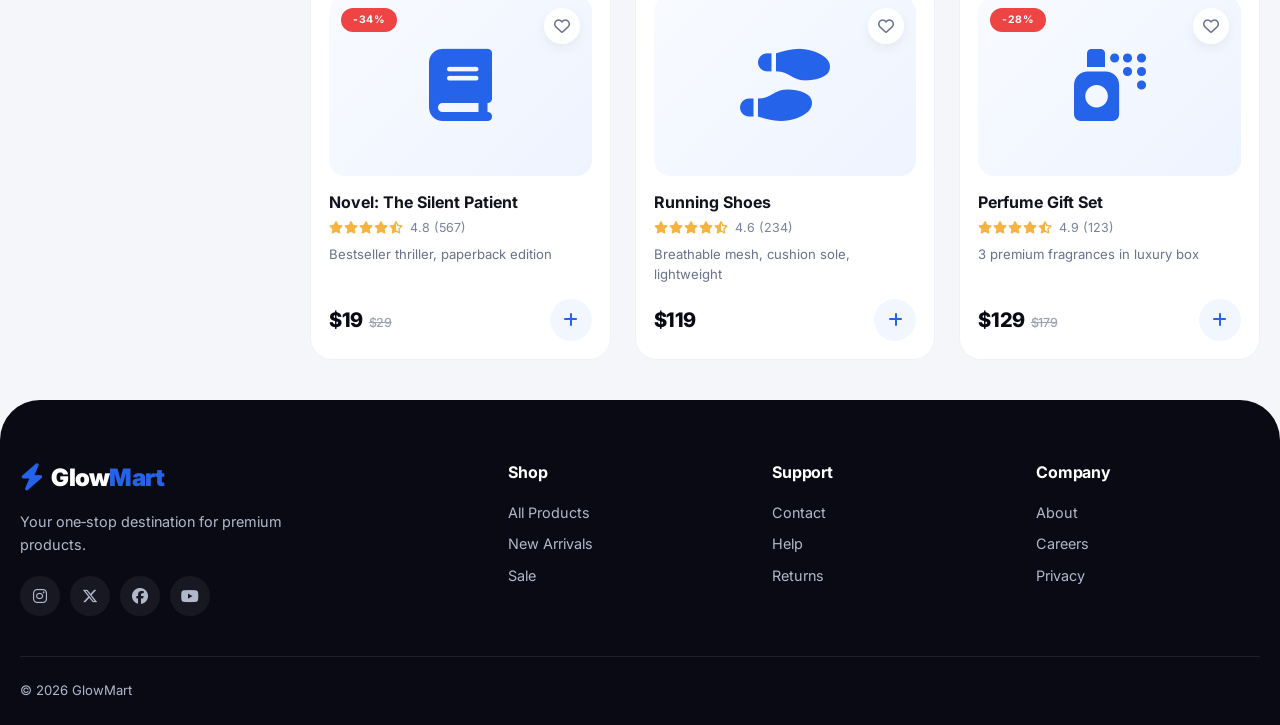
<file: shop.html>
<!DOCTYPE html>
<html lang="en">
<head>
  <meta charset="UTF-8" />
  <meta name="viewport" content="width=device-width, initial-scale=1.0" />
  <title>Shop — GlowMart</title>
  <link href="https://fonts.googleapis.com/css2?family=Inter:wght@400;500;600;700;800;900&display=swap" rel="stylesheet">
  <link rel="stylesheet" href="https://cdnjs.cloudflare.com/ajax/libs/font-awesome/6.5.1/css/all.min.css" />
  <link rel="stylesheet" href="style.css" />
</head>
<body>

  <div class="top-bar">
    <div class="container top-bar-inner">
      <div class="top-left"><i class="fas fa-truck-fast"></i> <span>Free shipping over $50</span></div>
      <div class="top-right">
        <a href="#"><i class="fas fa-globe"></i> EN / USD</a>
        <a href="login.html" id="authLink"><i class="fas fa-user"></i> Sign in</a>
        <a href="wishlist.html"><i class="fas fa-heart"></i> Wishlist</a>
      </div>
    </div>
  </div>

  <header class="main-header">
    <div class="container nav-wrap">
      <a href="index.html" class="logo"><i class="fas fa-bolt"></i><span>Glow<em>Mart</em></span></a>
      <div class="search-bar">
        <i class="fas fa-search search-icon"></i>
        <input type="text" id="searchInput" placeholder="Search products..." />
        <button id="searchBtn">Search</button>
      </div>
      <div class="nav-actions">
        <button class="icon-btn" id="darkModeBtn"><i class="fas fa-moon"></i></button>
        <a href="wishlist.html" class="icon-btn"><i class="far fa-heart"></i><span class="badge" id="wishlistCount">0</span></a>
        <a href="cart.html" class="icon-btn"><i class="fas fa-shopping-bag"></i><span class="badge" id="cartCount">0</span></a>
        <a href="login.html" class="account-btn" id="accountBtn"><i class="fas fa-user-circle"></i><span>Account</span></a>
      </div>
    </div>
  </header>

  <main class="container" style="padding: 40px 20px;">

    <div class="page-header">
      <h1>All Products</h1>
      <p id="resultCount">Loading...</p>
    </div>

    <div class="shop-layout">
      <!-- SIDEBAR -->
      <aside class="shop-sidebar">
        <div class="filter-box">
          <h4>Category</h4>
          <div id="catFilters">
            <label><input type="checkbox" value="electronics"> Electronics</label>
            <label><input type="checkbox" value="fashion"> Fashion</label>
            <label><input type="checkbox" value="home"> Home</label>
            <label><input type="checkbox" value="beauty"> Beauty</label>
            <label><input type="checkbox" value="sports"> Sports</label>
            <label><input type="checkbox" value="books"> Books</label>
            <label><input type="checkbox" value="gaming"> Gaming</label>
          </div>
        </div>

        <div class="filter-box">
          <h4>Price Range</h4>
          <input type="range" id="priceRange" min="0" max="1500" value="1500" step="50">
          <div class="price-labels">
            <span>$0</span>
            <span id="priceValue">$1500</span>
          </div>
        </div>

        <div class="filter-box">
          <h4>Rating</h4>
          <div id="ratingFilters">
            <label><input type="radio" name="rating" value="0" checked> All</label>
            <label><input type="radio" name="rating" value="4"> 4★ & up</label>
            <label><input type="radio" name="rating" value="4.5"> 4.5★ & up</label>
          </div>
        </div>

        <button class="btn-primary" id="clearFilters" style="width:100%;justify-content:center;">Clear All Filters</button>
      </aside>

      <!-- PRODUCTS -->
      <div class="shop-content">
        <div class="shop-toolbar">
          <span id="showingText">Showing all products</span>
          <select id="sortBy">
            <option value="default">Sort: Recommended</option>
            <option value="price-low">Price: Low to High</option>
            <option value="price-high">Price: High to Low</option>
            <option value="rating">Rating: Highest</option>
            <option value="name">Name: A-Z</option>
          </select>
        </div>
        <div class="product-grid" id="shopGrid"></div>
      </div>
    </div>

  </main>

  <footer class="footer">
    <div class="container">
      <div class="footer-grid">
        <div class="footer-brand">
          <div class="logo"><i class="fas fa-bolt"></i><span>Glow<em>Mart</em></span></div>
          <p>Your one‑stop destination for premium products.</p>
          <div class="social-row">
            <a href="#"><i class="fab fa-instagram"></i></a>
            <a href="#"><i class="fab fa-x-twitter"></i></a>
            <a href="#"><i class="fab fa-facebook"></i></a>
            <a href="#"><i class="fab fa-youtube"></i></a>
          </div>
        </div>
        <div><h5>Shop</h5><a href="shop.html">All Products</a><a href="#">New Arrivals</a><a href="#">Sale</a></div>
        <div><h5>Support</h5><a href="contact.html">Contact</a><a href="#">Help</a><a href="#">Returns</a></div>
        <div><h5>Company</h5><a href="about.html">About</a><a href="#">Careers</a><a href="#">Privacy</a></div>
      </div>
      <div class="footer-bottom"><span>© 2026 GlowMart</span></div>
    </div>
  </footer>

  <div id="toast" class="toast"><i class="fas fa-check-circle"></i><span id="toastMsg">Added</span></div>

  <script src="products-data.js"></script>
  <script src="auth.js"></script>
  <script src="cart.js"></script>
  <script src="script.js"></script>
  <script>
    (function() {
      const params = new URLSearchParams(window.location.search);
      let activeCats = params.get('cat') ? [params.get('cat')] : [];
      let searchQuery = params.get('search') || '';
      let maxPrice = 1500;
      let minRating = 0;
      let sortBy = 'default';

      const grid = document.getElementById('shopGrid');
      const countEl = document.getElementById('resultCount');
      const showingEl = document.getElementById('showingText');

      function filterProducts() {
        let list = window.PRODUCTS.slice();
        
        if (searchQuery) {
          const q = searchQuery.toLowerCase();
          list = list.filter(p => p.name.toLowerCase().includes(q) || p.desc.toLowerCase().includes(q));
        }
        if (activeCats.length) {
          list = list.filter(p => activeCats.includes(p.category));
        }
        list = list.filter(p => p.price <= maxPrice);
        if (minRating > 0) {
          list = list.filter(p => p.rating >= minRating);
        }
        
        if (sortBy === 'price-low') list.sort((a,b) => a.price - b.price);
        else if (sortBy === 'price-high') list.sort((a,b) => b.price - a.price);
        else if (sortBy === 'rating') list.sort((a,b) => b.rating - a.rating);
        else if (sortBy === 'name') list.sort((a,b) => a.name.localeCompare(b.name));
        
        return list;
      }

      function render() {
        const list = filterProducts();
        countEl.textContent = list.length + ' products found';
        showingEl.textContent = 'Showing ' + list.length + ' products';
        
        if (list.length === 0) {
          grid.innerHTML = '<div class="empty-state"><i class="fas fa-search"></i><h3>No products found</h3><p>Try changing filters or search terms</p></div>';
        } else {
          grid.innerHTML = list.map(window.renderProductCard).join('');
        }
      }

      // Category checkboxes
      document.querySelectorAll('#catFilters input').forEach(cb => {
        if (activeCats.includes(cb.value)) cb.checked = true;
        cb.addEventListener('change', () => {
          activeCats = Array.from(document.querySelectorAll('#catFilters input:checked')).map(x => x.value);
          render();
        });
      });

      // Price range
      const priceRange = document.getElementById('priceRange');
      const priceValue = document.getElementById('priceValue');
      priceRange.addEventListener('input', () => {
        maxPrice = Number(priceRange.value);
        priceValue.textContent = '$' + maxPrice;
        render();
      });

      // Rating
      document.querySelectorAll('input[name="rating"]').forEach(rb => {
        rb.addEventListener('change', () => {
          minRating = Number(rb.value);
          render();
        });
      });

      // Sort
      document.getElementById('sortBy').addEventListener('change', e => {
        sortBy = e.target.value;
        render();
      });

      // Clear
      document.getElementById('clearFilters').addEventListener('click', () => {
        activeCats = []; searchQuery = ''; maxPrice = 1500; minRating = 0; sortBy = 'default';
        document.querySelectorAll('#catFilters input').forEach(x => x.checked = false);
        document.querySelectorAll('input[name="rating"]').forEach(x => x.checked = x.value === '0');
        priceRange.value = 1500; priceValue.textContent = '$1500';
        document.getElementById('sortBy').value = 'default';
        render();
      });

      render();
    })();
  </script>
</body>
  </html>
</file>
<file: style.css>
/* ==================================================
   GLOWMART — Complete Stylesheet
   ================================================== */

/* ---------- RESET ---------- */
* {
  margin: 0;
  padding: 0;
  box-sizing: border-box;
}

html { scroll-behavior: smooth; -webkit-text-size-adjust: 100%; }

body {
  font-family: 'Inter', -apple-system, BlinkMacSystemFont, 'Segoe UI', Roboto, sans-serif;
  background: #f4f6fa;
  color: #1e1e2a;
  line-height: 1.5;
  -webkit-font-smoothing: antialiased;
  overflow-x: hidden;
}

img { max-width: 100%; display: block; }
a { text-decoration: none; color: inherit; }
button { font-family: inherit; cursor: pointer; border: none; background: none; }
input { font-family: inherit; outline: none; border: none; }

.container {
  max-width: 1280px;
  margin: 0 auto;
  padding: 0 20px;
}

/* ---------- TOP BAR ---------- */
.top-bar {
  background: #0f0f1a;
  color: #b0b3c0;
  font-size: 0.78rem;
  padding: 10px 0;
}
.top-bar-inner {
  display: flex;
  justify-content: space-between;
  align-items: center;
  flex-wrap: wrap;
  gap: 10px;
}
.top-left {
  display: flex;
  align-items: center;
  gap: 8px;
}
.top-left i { color: #facc15; }
.top-right {
  display: flex;
  gap: 22px;
  flex-wrap: wrap;
}
.top-right a {
  color: #b0b3c0;
  transition: color 0.2s;
  display: flex;
  align-items: center;
  gap: 6px;
  text-decoration: none;
}
.top-right a:hover { color: #fff; }

/* ---------- HEADER ---------- */
.main-header {
  background: rgba(255, 255, 255, 0.95);
  backdrop-filter: blur(12px);
  -webkit-backdrop-filter: blur(12px);
  border-bottom: 1px solid rgba(0, 0, 0, 0.05);
  position: sticky;
  top: 0;
  z-index: 100;
  box-shadow: 0 2px 12px rgba(0, 0, 0, 0.02);
}
.nav-wrap {
  display: flex;
  align-items: center;
  justify-content: space-between;
  gap: 20px;
  padding: 14px 20px;
  flex-wrap: wrap;
}
.logo {
  display: flex;
  align-items: center;
  gap: 8px;
  font-size: 1.6rem;
  font-weight: 900;
  letter-spacing: -0.03em;
  color: #0a0a14;
  white-space: nowrap;
  text-decoration: none;
}
.logo i {
  color: #2563eb;
  font-size: 1.7rem;
}
.logo em {
  color: #2563eb;
  font-style: normal;
}

/* Search */
.search-bar {
  flex: 1 1 380px;
  display: flex;
  align-items: center;
  background: #f1f4f9;
  border: 1.5px solid #e6ebf2;
  border-radius: 60px;
  padding: 6px 6px 6px 20px;
  transition: 0.2s;
}
.search-bar:focus-within {
  border-color: #2563eb;
  background: #fff;
  box-shadow: 0 0 0 4px rgba(37, 99, 235, 0.1);
}
.search-icon { color: #8a8fa0; margin-right: 10px; font-size: 0.95rem; }
.search-bar input {
  flex: 1;
  background: transparent;
  padding: 10px 0;
  font-size: 0.95rem;
  color: #1e1e2a;
  min-width: 0;
  border: none;
  outline: none;
}
.search-bar input::placeholder { color: #8a8fa0; }
.search-bar button {
  background: #2563eb;
  color: #fff;
  padding: 10px 22px;
  border-radius: 60px;
  font-weight: 600;
  font-size: 0.88rem;
  transition: 0.2s;
}
.search-bar button:hover {
  background: #1d4ed8;
  transform: scale(0.97);
}

/* Nav actions */
.nav-actions {
  display: flex;
  align-items: center;
  gap: 12px;
}
.icon-btn {
  width: 42px;
  height: 42px;
  border-radius: 50%;
  background: #f1f4f9;
  color: #1e1e2a;
  font-size: 1.1rem;
  display: flex;
  align-items: center;
  justify-content: center;
  position: relative;
  transition: 0.2s;
  text-decoration: none;
}
.icon-btn:hover {
  background: #2563eb;
  color: #fff;
  transform: translateY(-2px);
}
.badge {
  position: absolute;
  top: -4px;
  right: -4px;
  background: #ef4444;
  color: #fff;
  font-size: 0.65rem;
  font-weight: 700;
  padding: 3px 7px;
  border-radius: 40px;
  min-width: 20px;
  text-align: center;
  border: 2px solid #fff;
}
.badge.bump { animation: bump 0.35s ease; }
@keyframes bump {
  0%, 100% { transform: scale(1); }
  50% { transform: scale(1.35); }
}
.account-btn {
  display: flex;
  align-items: center;
  gap: 8px;
  background: #f1f4f9;
  padding: 10px 16px;
  border-radius: 60px;
  font-weight: 600;
  font-size: 0.88rem;
  color: #1e1e2a;
  transition: 0.2s;
  text-decoration: none;
}
.account-btn:hover { background: #e6ebf2; }
.account-btn i { font-size: 1.15rem; }

/* ---------- CATEGORY STRIP ---------- */
.category-strip {
  background: #fff;
  border-bottom: 1px solid #eef2f6;
  overflow-x: auto;
  scrollbar-width: thin;
}
.category-strip::-webkit-scrollbar { height: 3px; }
.category-strip::-webkit-scrollbar-thumb {
  background: #cbd5e1;
  border-radius: 20px;
}
.cat-wrap {
  display: flex;
  gap: 6px;
  padding: 10px 20px;
  align-items: center;
  white-space: nowrap;
}
.cat-wrap a {
  display: flex;
  align-items: center;
  gap: 8px;
  padding: 8px 16px;
  border-radius: 40px;
  font-size: 0.85rem;
  font-weight: 500;
  color: #2d3246;
  transition: 0.2s;
  text-decoration: none;
}
.cat-wrap a i { color: #5b677b; font-size: 0.95rem; }
.cat-wrap a:hover {
  background: #f1f6ff;
  color: #2563eb;
}
.cat-wrap a:hover i { color: #2563eb; }
.cat-wrap a.active {
  background: #2563eb;
  color: #fff;
}
.cat-wrap a.active i { color: #fff; }

/* ---------- HERO SLIDER ---------- */
.hero-slider {
  position: relative;
  border-radius: 32px;
  overflow: hidden;
  background: linear-gradient(135deg, #eef3ff 0%, #ffffff 60%, #f6f0ff 100%);
  border: 1px solid rgba(37, 99, 235, 0.08);
  margin: 32px 0 40px;
  min-height: 420px;
}
.hero-slide {
  position: absolute;
  inset: 0;
  opacity: 0;
  transition: opacity 0.6s ease;
  display: flex;
  align-items: center;
  gap: 40px;
  padding: 50px;
  flex-wrap: wrap;
  justify-content: space-between;
}
.hero-slide.active { opacity: 1; position: relative; }
.slide-content { flex: 1 1 340px; }
.slide-visual {
  flex: 0 0 220px;
  height: 220px;
  border-radius: 50%;
  background: linear-gradient(135deg, #2563eb, #7c3aed);
  display: flex;
  align-items: center;
  justify-content: center;
  color: #fff;
  font-size: 6rem;
  box-shadow: 0 30px 60px -20px rgba(37, 99, 235, 0.4);
  animation: floaty 4s ease-in-out infinite;
}
@keyframes floaty {
  0%, 100% { transform: translateY(0); }
  50% { transform: translateY(-12px); }
}
.hero-tag {
  display: inline-flex;
  align-items: center;
  gap: 8px;
  background: #2563eb;
  color: #fff;
  font-size: 0.72rem;
  font-weight: 700;
  letter-spacing: 0.5px;
  padding: 6px 16px;
  border-radius: 40px;
  margin-bottom: 18px;
  box-shadow: 0 6px 16px rgba(37, 99, 235, 0.25);
}
.hero-slide h1 {
  font-size: 2.8rem;
  font-weight: 900;
  line-height: 1.15;
  letter-spacing: -0.03em;
  margin-bottom: 16px;
  color: #0a0a14;
}
.hero-slide h1 .accent { color: #2563eb; }
.hero-slide p {
  font-size: 1.05rem;
  color: #4a5066;
  max-width: 460px;
  margin-bottom: 28px;
}
.hero-actions {
  display: flex;
  gap: 12px;
  flex-wrap: wrap;
}

/* Buttons */
.btn-primary {
  display: inline-flex;
  align-items: center;
  gap: 10px;
  background: #1e1e2a;
  color: #fff;
  padding: 14px 28px;
  border-radius: 60px;
  font-weight: 600;
  font-size: 0.95rem;
  transition: 0.25s;
  text-decoration: none;
  box-shadow: 0 8px 20px rgba(30, 30, 42, 0.15);
}
.btn-primary:hover {
  background: #2563eb;
  transform: translateY(-3px);
  box-shadow: 0 16px 30px rgba(37, 99, 235, 0.3);
  color: #fff;
}
.btn-ghost {
  display: inline-flex;
  align-items: center;
  gap: 10px;
  background: #fff;
  color: #1e1e2a;
  padding: 14px 28px;
  border-radius: 60px;
  font-weight: 600;
  font-size: 0.95rem;
  border: 1.5px solid #e6ebf2;
  transition: 0.25s;
  text-decoration: none;
}
.btn-ghost:hover {
  border-color: #2563eb;
  color: #2563eb;
}
.btn-yellow {
  display: inline-flex;
  align-items: center;
  gap: 8px;
  background: #facc15;
  color: #1a1a2a;
  padding: 14px 32px;
  border-radius: 60px;
  font-weight: 700;
  font-size: 0.95rem;
  transition: 0.25s;
  text-decoration: none;
}
.btn-yellow:hover {
  background: #fff;
  transform: scale(1.03);
  box-shadow: 0 15px 30px rgba(250, 204, 21, 0.3);
}

/* Slider dots */
.slider-dots {
  position: absolute;
  bottom: 20px;
  left: 50%;
  transform: translateX(-50%);
  display: flex;
  gap: 8px;
  z-index: 5;
}
.slider-dots button {
  width: 32px;
  height: 4px;
  border-radius: 2px;
  background: rgba(0, 0, 0, 0.2);
  transition: 0.2s;
  cursor: pointer;
}
.slider-dots button.active {
  background: #2563eb;
  width: 48px;
}

/* ---------- SECTIONS ---------- */
.section { margin-bottom: 60px; }

.section-head {
  display: flex;
  align-items: center;
  justify-content: space-between;
  gap: 16px;
  margin-bottom: 24px;
  flex-wrap: wrap;
}
.section-head h2 {
  font-size: 1.8rem;
  font-weight: 800;
  letter-spacing: -0.02em;
  display: flex;
  align-items: center;
  gap: 12px;
}
.section-head h2 i {
  color: #2563eb;
  font-size: 1.5rem;
}
.chip {
  background: #2563eb;
  color: #fff;
  font-size: 0.7rem;
  font-weight: 700;
  padding: 6px 14px;
  border-radius: 40px;
  letter-spacing: 0.5px;
  text-transform: uppercase;
}
.view-all {
  color: #2563eb;
  font-weight: 600;
  font-size: 0.9rem;
  display: inline-flex;
  align-items: center;
  gap: 6px;
  transition: 0.2s;
  text-decoration: none;
}
.view-all:hover { gap: 10px; color: #1d4ed8; }

/* ---------- CATEGORY CARDS ---------- */
.category-cards {
  display: grid;
  grid-template-columns: repeat(auto-fill, minmax(150px, 1fr));
  gap: 16px;
}
.cat-card {
  background: #fff;
  border: 1px solid #eef2f8;
  border-radius: 20px;
  padding: 24px 16px;
  text-align: center;
  transition: 0.25s;
  display: flex;
  flex-direction: column;
  align-items: center;
  gap: 12px;
  text-decoration: none;
}
.cat-card i {
  font-size: 2rem;
  color: #2563eb;
  transition: 0.25s;
}
.cat-card span {
  font-weight: 600;
  font-size: 0.9rem;
  color: #13131f;
}
.cat-card:hover {
  transform: translateY(-6px);
  border-color: #2563eb;
  box-shadow: 0 20px 40px -16px rgba(37, 99, 235, 0.2);
}
.cat-card:hover i {
  transform: scale(1.15) rotate(-5deg);
}

/* ---------- PRODUCT GRID ---------- */
.product-grid {
  display: grid;
  grid-template-columns: repeat(auto-fill, minmax(240px, 1fr));
  gap: 24px;
}
.product-card {
  background: #fff;
  border-radius: 22px;
  padding: 18px;
  border: 1px solid #eef2f8;
  display: flex;
  flex-direction: column;
  transition: 0.28s cubic-bezier(0.4, 0, 0.2, 1);
  position: relative;
  overflow: hidden;
}
.product-card:hover {
  transform: translateY(-8px);
  border-color: #dbe4f3;
  box-shadow: 0 25px 50px -20px rgba(37, 99, 235, 0.15);
}
.product-image {
  height: 180px;
  border-radius: 16px;
  background: linear-gradient(135deg, #f8faff, #eef4ff);
  display: flex;
  align-items: center;
  justify-content: center;
  font-size: 4.5rem;
  color: #2563eb;
  margin-bottom: 16px;
  transition: 0.3s;
  position: relative;
}
.product-card:hover .product-image {
  transform: scale(1.03);
  color: #1d4ed8;
}
.product-tag {
  position: absolute;
  top: 12px;
  left: 12px;
  background: #ef4444;
  color: #fff;
  font-size: 0.65rem;
  font-weight: 700;
  padding: 4px 12px;
  border-radius: 40px;
  letter-spacing: 0.5px;
  text-transform: uppercase;
  z-index: 2;
}
.product-tag.green { background: #10b981; }
.product-tag.blue { background: #2563eb; }

.wishlist-btn {
  position: absolute;
  top: 12px;
  right: 12px;
  width: 36px;
  height: 36px;
  border-radius: 50%;
  background: rgba(255, 255, 255, 0.9);
  backdrop-filter: blur(8px);
  color: #6a728b;
  font-size: 1rem;
  display: flex;
  align-items: center;
  justify-content: center;
  transition: 0.2s;
  z-index: 2;
  box-shadow: 0 4px 12px rgba(0, 0, 0, 0.06);
  cursor: pointer;
}
.wishlist-btn:hover {
  background: #fff;
  color: #ef4444;
  transform: scale(1.1);
}
.wishlist-btn.active {
  color: #ef4444;
  background: #fff;
}

.product-link { color: inherit; text-decoration: none; }
.product-link:hover h4 { color: #2563eb; }

.product-card h4 {
  font-size: 1rem;
  font-weight: 700;
  color: #13131f;
  margin-bottom: 6px;
  line-height: 1.3;
}
.product-rating {
  display: flex;
  align-items: center;
  gap: 6px;
  margin-bottom: 8px;
  font-size: 0.78rem;
  color: #7a829b;
}
.stars { color: #f5b342; letter-spacing: 1px; }
.product-desc {
  font-size: 0.82rem;
  color: #6a728b;
  margin-bottom: 14px;
  display: -webkit-box;
  -webkit-line-clamp: 2;
  -webkit-box-orient: vertical;
  overflow: hidden;
  min-height: 36px;
}
.product-footer {
  display: flex;
  align-items: center;
  justify-content: space-between;
  margin-top: auto;
  gap: 10px;
}
.product-price {
  font-weight: 800;
  font-size: 1.25rem;
  letter-spacing: -0.02em;
  color: #0a0a14;
  display: flex;
  align-items: baseline;
  gap: 6px;
}
.product-price small {
  font-size: 0.78rem;
  font-weight: 500;
  color: #9ca3af;
  text-decoration: line-through;
}
.add-btn {
  width: 42px;
  height: 42px;
  border-radius: 50%;
  background: #f1f6ff;
  color: #2563eb;
  font-size: 1rem;
  display: flex;
  align-items: center;
  justify-content: center;
  transition: 0.2s;
  flex-shrink: 0;
  cursor: pointer;
}
.add-btn:hover {
  background: #2563eb;
  color: #fff;
  transform: rotate(90deg) scale(1.05);
}
.add-btn.added {
  background: #10b981;
  color: #fff;
  transform: scale(1.1);
}

/* ---------- FLASH BANNER ---------- */
.flash-banner {
  background: linear-gradient(135deg, #1a1a2e, #16213e);
  border-radius: 28px;
  padding: 40px;
  margin-bottom: 60px;
  display: flex;
  align-items: center;
  justify-content: space-between;
  gap: 30px;
  flex-wrap: wrap;
  position: relative;
  overflow: hidden;
}
.flash-banner::before {
  content: '';
  position: absolute;
  top: -50%;
  right: -10%;
  width: 400px;
  height: 400px;
  background: radial-gradient(circle, rgba(250, 204, 21, 0.15), transparent 60%);
  border-radius: 50%;
}
.flash-left { position: relative; z-index: 2; flex: 1 1 260px; }
.flash-pill {
  display: inline-flex;
  align-items: center;
  gap: 6px;
  background: rgba(250, 204, 21, 0.15);
  border: 1px solid rgba(250, 204, 21, 0.3);
  color: #facc15;
  font-size: 0.72rem;
  font-weight: 700;
  padding: 6px 14px;
  border-radius: 40px;
  letter-spacing: 0.5px;
  text-transform: uppercase;
  margin-bottom: 12px;
}
.flash-left h3 {
  font-size: 1.9rem;
  font-weight: 800;
  color: #fff;
  letter-spacing: -0.02em;
  margin-bottom: 6px;
}
.flash-left p {
  color: #a9b1c9;
  font-size: 0.95rem;
}
.flash-timer {
  display: flex;
  gap: 12px;
  position: relative;
  z-index: 2;
}
.flash-timer > div {
  background: rgba(255, 255, 255, 0.08);
  backdrop-filter: blur(10px);
  border: 1px solid rgba(255, 255, 255, 0.1);
  padding: 12px 18px;
  border-radius: 16px;
  text-align: center;
  min-width: 78px;
}
.flash-timer strong {
  display: block;
  color: #fff;
  font-size: 1.5rem;
  font-weight: 800;
  letter-spacing: -0.02em;
  line-height: 1;
}
.flash-timer span {
  display: block;
  color: #a9b1c9;
  font-size: 0.65rem;
  font-weight: 600;
  letter-spacing: 1px;
  text-transform: uppercase;
  margin-top: 4px;
}

/* ---------- FEATURES ---------- */
.features-grid {
  display: grid;
  grid-template-columns: repeat(auto-fit, minmax(220px, 1fr));
  gap: 20px;
}
.feature-card {
  background: #fff;
  border: 1px solid #eef2f8;
  border-radius: 20px;
  padding: 28px 24px;
  text-align: center;
  transition: 0.25s;
}
.feature-card:hover {
  transform: translateY(-6px);
  box-shadow: 0 20px 40px -16px rgba(37, 99, 235, 0.15);
  border-color: #2563eb20;
}
.feature-icon {
  width: 60px;
  height: 60px;
  border-radius: 50%;
  background: linear-gradient(135deg, #2563eb10, #7c3aed10);
  color: #2563eb;
  font-size: 1.5rem;
  display: flex;
  align-items: center;
  justify-content: center;
  margin: 0 auto 16px;
}
.feature-card h4 {
  font-size: 1.1rem;
  font-weight: 700;
  margin-bottom: 8px;
}
.feature-card p {
  color: #6a728b;
  font-size: 0.88rem;
  line-height: 1.5;
}

/* ---------- NEWSLETTER ---------- */
.newsletter {
  background: linear-gradient(135deg, #2563eb, #7c3aed);
  border-radius: 28px;
  padding: 40px;
  margin-bottom: 60px;
  display: flex;
  align-items: center;
  justify-content: space-between;
  gap: 30px;
  flex-wrap: wrap;
  color: #fff;
  position: relative;
  overflow: hidden;
}
.newsletter::before {
  content: '';
  position: absolute;
  top: -100px;
  right: -100px;
  width: 300px;
  height: 300px;
  background: radial-gradient(circle, rgba(255, 255, 255, 0.15), transparent 70%);
  border-radius: 50%;
}
.newsletter > div { flex: 1 1 300px; position: relative; z-index: 2; }
.newsletter h3 {
  font-size: 1.7rem;
  font-weight: 800;
  letter-spacing: -0.02em;
  margin-bottom: 8px;
}
.newsletter p {
  color: rgba(255, 255, 255, 0.85);
  font-size: 0.95rem;
}
.newsletter-form {
  display: flex;
  gap: 8px;
  background: rgba(255, 255, 255, 0.15);
  backdrop-filter: blur(10px);
  padding: 6px;
  border-radius: 60px;
  border: 1px solid rgba(255, 255, 255, 0.2);
  flex: 0 1 420px;
  position: relative;
  z-index: 2;
}
.newsletter-form input {
  flex: 1;
  background: transparent;
  color: #fff;
  padding: 12px 20px;
  font-size: 0.9rem;
  min-width: 0;
  border: none;
  outline: none;
}
.newsletter-form input::placeholder { color: rgba(255, 255, 255, 0.7); }
.newsletter-form button {
  background: #fff;
  color: #2563eb;
  padding: 12px 26px;
  border-radius: 60px;
  font-weight: 700;
  font-size: 0.9rem;
  transition: 0.2s;
}
.newsletter-form button:hover {
  background: #facc15;
  color: #1a1a2a;
}

/* ---------- PAGE HEADER ---------- */
.page-header {
  margin-bottom: 30px;
}
.page-header h1 {
  font-size: 2rem;
  font-weight: 800;
  letter-spacing: -0.02em;
  margin-bottom: 6px;
  display: flex;
  align-items: center;
  gap: 12px;
}
.page-header h1 i { color: #2563eb; }
.page-header p { color: #6a728b; }

/* ---------- SHOP LAYOUT ---------- */
.shop-layout {
  display: grid;
  grid-template-columns: 260px 1fr;
  gap: 30px;
  align-items: start;
}
.shop-sidebar {
  background: #fff;
  border: 1px solid #eef2f8;
  border-radius: 20px;
  padding: 24px;
  position: sticky;
  top: 100px;
}
.filter-box {
  margin-bottom: 24px;
  padding-bottom: 20px;
  border-bottom: 1px solid #eef2f8;
}
.filter-box:last-of-type { border-bottom: none; }
.filter-box h4 {
  font-size: 0.95rem;
  font-weight: 700;
  margin-bottom: 14px;
  color: #13131f;
}
.filter-box label {
  display: flex;
  align-items: center;
  gap: 8px;
  padding: 6px 0;
  font-size: 0.88rem;
  color: #4a5066;
  cursor: pointer;
  transition: 0.2s;
}
.filter-box label:hover { color: #2563eb; }
.filter-box input[type="checkbox"],
.filter-box input[type="radio"] {
  accent-color: #2563eb;
  width: 16px;
  height: 16px;
  cursor: pointer;
}
.filter-box input[type="range"] {
  width: 100%;
  accent-color: #2563eb;
}
.price-labels {
  display: flex;
  justify-content: space-between;
  font-size: 0.8rem;
  color: #6a728b;
  margin-top: 6px;
}

.shop-toolbar {
  display: flex;
  justify-content: space-between;
  align-items: center;
  margin-bottom: 20px;
  gap: 12px;
  flex-wrap: wrap;
}
.shop-toolbar span { color: #6a728b; font-size: 0.9rem; }
.shop-toolbar select {
  padding: 10px 14px;
  border-radius: 12px;
  border: 1.5px solid #e6ebf2;
  background: #fff;
  font-size: 0.88rem;
  font-weight: 500;
  cursor: pointer;
  outline: none;
}

/* ---------- CART LAYOUT ---------- */
.cart-layout {
  display: grid;
  grid-template-columns: 1fr 360px;
  gap: 30px;
  align-items: start;
}
.cart-items {
  background: #fff;
  border: 1px solid #eef2f8;
  border-radius: 20px;
  padding: 20px;
  min-height: 200px;
}
.cart-item {
  display: grid;
  grid-template-columns: 90px 1fr auto;
  gap: 16px;
  padding: 18px 0;
  border-bottom: 1px solid #eef2f8;
  align-items: center;
}
.cart-item:last-child { border-bottom: none; }
.cart-item-image {
  width: 90px;
  height: 90px;
  border-radius: 14px;
  background: linear-gradient(135deg, #f8faff, #eef4ff);
  display: flex;
  align-items: center;
  justify-content: center;
  color: #2563eb;
  font-size: 2rem;
}
.cart-item-info h4 {
  font-size: 1rem;
  font-weight: 700;
  margin-bottom: 4px;
}
.cart-item-info p {
  font-size: 0.82rem;
  color: #6a728b;
  margin-bottom: 10px;
}
.cart-item-actions {
  display: flex;
  gap: 14px;
  align-items: center;
  flex-wrap: wrap;
}
.qty-control {
  display: inline-flex;
  align-items: center;
  gap: 12px;
  background: #f1f4f9;
  border-radius: 40px;
  padding: 4px 12px;
}
.qty-btn {
  width: 26px;
  height: 26px;
  border-radius: 50%;
  color: #1e1e2a;
  font-weight: 700;
  font-size: 0.9rem;
  display: flex;
  align-items: center;
  justify-content: center;
  transition: 0.2s;
  cursor: pointer;
}
.qty-btn:hover { background: #2563eb; color: #fff; }
.qty-control span { font-weight: 600; min-width: 20px; text-align: center; }
.remove-btn {
  color: #ef4444;
  font-size: 0.82rem;
  font-weight: 500;
  display: inline-flex;
  align-items: center;
  gap: 6px;
  cursor: pointer;
}
.remove-btn:hover { text-decoration: underline; }
.cart-item-price {
  font-weight: 800;
  font-size: 1.1rem;
  color: #0a0a14;
}

.cart-summary {
  background: #fff;
  border: 1px solid #eef2f8;
  border-radius: 20px;
  padding: 24px;
  position: sticky;
  top: 100px;
}
.cart-summary h3 {
  font-size: 1.2rem;
  font-weight: 700;
  margin-bottom: 20px;
}
.summary-row {
  display: flex;
  justify-content: space-between;
  padding: 10px 0;
  font-size: 0.9rem;
  color: #4a5066;
}
.summary-row.total {
  border-top: 1px solid #eef2f8;
  margin-top: 10px;
  padding-top: 16px;
  font-size: 1.1rem;
  color: #13131f;
  font-weight: 700;
}
.summary-row.total strong { color: #2563eb; font-size: 1.25rem; }
.coupon-box {
  display: flex;
  gap: 8px;
  margin-top: 16px;
  padding-top: 16px;
  border-top: 1px solid #eef2f8;
}
.coupon-box input {
  flex: 1;
  padding: 10px 14px;
  border-radius: 12px;
  border: 1.5px solid #e6ebf2;
  background: #f8faff;
  font-size: 0.85rem;
  min-width: 0;
}
.coupon-box button {
  background: #1e1e2a;
  color: #fff;
  padding: 10px 18px;
  border-radius: 12px;
  font-weight: 600;
  font-size: 0.85rem;
  cursor: pointer;
}
.coupon-box button:hover { background: #2563eb; }

/* Empty State */
.empty-state {
  grid-column: 1 / -1;
  text-align: center;
  padding: 80px 20px;
  color: #6a728b;
}
.empty-state i {
  font-size: 4rem;
  color: #cbd5e1;
  margin-bottom: 20px;
}
.empty-state h3 {
  font-size: 1.3rem;
  color: #13131f;
  margin-bottom: 8px;
}

/* ---------- AUTH PAGE ---------- */
.auth-page {
  min-height: 100vh;
  display: flex;
  align-items: center;
  justify-content: center;
  background: linear-gradient(135deg, #eef3ff, #f6f0ff, #ffffff);
  padding: 20px;
}
.auth-container {
  width: 100%;
  max-width: 440px;
}
.auth-box {
  background: #fff;
  border-radius: 28px;
  padding: 40px 36px;
  box-shadow: 0 30px 60px -20px rgba(37, 99, 235, 0.15);
  border: 1px solid #eef2f8;
}
.auth-logo {
  display: flex;
  align-items: center;
  gap: 8px;
  font-size: 1.6rem;
  font-weight: 900;
  color: #0a0a14;
  justify-content: center;
  margin-bottom: 28px;
  text-decoration: none;
}
.auth-logo i { color: #2563eb; font-size: 1.7rem; }
.auth-logo em { color: #2563eb; font-style: normal; }
.auth-tabs {
  display: flex;
  background: #f1f4f9;
  border-radius: 40px;
  padding: 4px;
  margin-bottom: 28px;
}
.auth-tabs button {
  flex: 1;
  padding: 12px;
  border-radius: 40px;
  font-weight: 600;
  font-size: 0.9rem;
  color: #6a728b;
  transition: 0.2s;
  cursor: pointer;
}
.auth-tabs button.active {
  background: #fff;
  color: #13131f;
  box-shadow: 0 4px 12px rgba(0, 0, 0, 0.06);
}
.auth-form h2 {
  font-size: 1.4rem;
  font-weight: 700;
  margin-bottom: 6px;
}
.auth-form > p {
  color: #6a728b;
  font-size: 0.9rem;
  margin-bottom: 24px;
}
.input-group {
  display: flex;
  align-items: center;
  gap: 12px;
  background: #f8faff;
  border: 1.5px solid #e6ebf2;
  border-radius: 14px;
  padding: 12px 16px;
  margin-bottom: 14px;
  transition: 0.2s;
}
.input-group:focus-within {
  border-color: #2563eb;
  background: #fff;
  box-shadow: 0 0 0 4px rgba(37, 99, 235, 0.1);
}
.input-group i { color: #8a8fa0; font-size: 1rem; }
.input-group input {
  flex: 1;
  background: transparent;
  font-size: 0.92rem;
  color: #1e1e2a;
  min-width: 0;
  border: none;
  outline: none;
}
.form-row {
  display: flex;
  justify-content: space-between;
  align-items: center;
  margin-bottom: 20px;
  font-size: 0.85rem;
  flex-wrap: wrap;
  gap: 10px;
}
.form-row a { color: #2563eb; font-weight: 500; text-decoration: none; }
.check {
  display: flex;
  align-items: center;
  gap: 8px;
  font-size: 0.85rem;
  color: #6a728b;
  cursor: pointer;
}
.check input { accent-color: #2563eb; }
.auth-footer {
  margin-top: 24px;
  text-align: center;
  font-size: 0.82rem;
  color: #8a8fa0;
}

/* ---------- FOOTER ---------- */
.footer {
  background: #0a0a14;
  color: #b2b8cc;
  padding: 60px 0 24px;
  border-radius: 40px 40px 0 0;
}
.footer-grid {
  display: grid;
  grid-template-columns: 2fr 1fr 1fr 1fr;
  gap: 40px;
  margin-bottom: 40px;
}
.footer-brand .logo {
  color: #fff;
  margin-bottom: 14px;
  font-size: 1.5rem;
}
.footer-brand p {
  font-size: 0.9rem;
  line-height: 1.6;
  max-width: 320px;
  margin-bottom: 20px;
}
.social-row {
  display: flex;
  gap: 10px;
}
.social-row a {
  width: 40px;
  height: 40px;
  border-radius: 50%;
  background: rgba(255, 255, 255, 0.06);
  display: flex;
  align-items: center;
  justify-content: center;
  color: #b2b8cc;
  transition: 0.2s;
  font-size: 1rem;
  text-decoration: none;
}
.social-row a:hover {
  background: #2563eb;
  color: #fff;
  transform: translateY(-3px);
}
.footer h5 {
  color: #fff;
  font-size: 1rem;
  font-weight: 700;
  margin-bottom: 18px;
  letter-spacing: -0.01em;
}
.footer-grid > div:not(.footer-brand) a {
  display: block;
  color: #b2b8cc;
  font-size: 0.9rem;
  margin-bottom: 10px;
  transition: 0.2s;
  text-decoration: none;
}
.footer-grid > div:not(.footer-brand) a:hover {
  color: #fff;
  padding-left: 4px;
}
.footer-bottom {
  border-top: 1px solid #1e1e2f;
  padding-top: 24px;
  display: flex;
  justify-content: space-between;
  align-items: center;
  font-size: 0.82rem;
  flex-wrap: wrap;
  gap: 16px;
}
.footer-bottom > div {
  display: flex;
  gap: 24px;
}
.footer-bottom a { transition: 0.2s; text-decoration: none; }
.footer-bottom a:hover { color: #fff; }

/* ---------- TOAST ---------- */
.toast {
  position: fixed;
  bottom: 30px;
  left: 50%;
  transform: translateX(-50%) translateY(30px);
  background: #1e1e2a;
  color: #fff;
  padding: 14px 24px;
  border-radius: 60px;
  font-size: 0.9rem;
  font-weight: 500;
  display: flex;
  align-items: center;
  gap: 10px;
  box-shadow: 0 15px 40px rgba(0, 0, 0, 0.25);
  opacity: 0;
  pointer-events: none;
  transition: 0.35s cubic-bezier(0.4, 0, 0.2, 1);
  z-index: 9999;
  max-width: 90vw;
}
.toast.show {
  opacity: 1;
  transform: translateX(-50%) translateY(0);
}
.toast i {
  color: #22c55e;
  font-size: 1.1rem;
  flex-shrink: 0;
}

/* ---------- DARK MODE ---------- */
body.dark-mode {
  background: #0a0a14;
  color: #e5e7eb;
}
body.dark-mode .main-header,
body.dark-mode .category-strip,
body.dark-mode .product-card,
body.dark-mode .feature-card,
body.dark-mode .cat-card,
body.dark-mode .cart-items,
body.dark-mode .cart-summary,
body.dark-mode .shop-sidebar,
body.dark-mode .auth-box {
  background: #14141f;
  border-color: #26263a;
}
body.dark-mode .top-bar { background: #050510; }
body.dark-mode .hero-slider {
  background: linear-gradient(135deg, #14141f, #1a1a2e);
}
body.dark-mode .product-card h4,
body.dark-mode .cat-card span,
body.dark-mode .feature-card h4,
body.dark-mode .section-head h2,
body.dark-mode .page-header h1,
body.dark-mode .cart-item-info h4,
body.dark-mode .auth-form h2,
body.dark-mode .hero-slide h1 { color: #fff; }
body.dark-mode .search-bar,
body.dark-mode .icon-btn,
body.dark-mode .account-btn,
body.dark-mode .qty-control,
body.dark-mode .auth-tabs { background: #1a1a2e; color: #e5e7eb; }
body.dark-mode .input-group { background: #1a1a2e; border-color: #26263a; }
body.dark-mode .input-group input { color: #fff; }
body.dark-mode .product-image { background: linear-gradient(135deg, #1a1a2e, #26263a); }
body.dark-mode .filter-box { border-color: #26263a; }
body.dark-mode .filter-box h4 { color: #fff; }
body.dark-mode .shop-toolbar select { background: #1a1a2e; color: #e5e7eb; border-color: #26263a; }

/* ---------- RESPONSIVE ---------- */
@media (max-width: 1024px) {
  .footer-grid { grid-template-columns: 1fr 1fr; }
}

@media (max-width: 900px) {
  .hero-slide { padding: 30px; flex-direction: column; text-align: center; }
  .hero-slide h1 { font-size: 2.2rem; }
  .slide-visual { width: 160px; height: 160px; font-size: 4.5rem; margin: 0 auto; }
  .hero-actions { justify-content: center; }
  .search-bar { flex: 1 1 100%; order: 3; }
  .nav-actions { margin-left: auto; }
  .account-btn span { display: none; }
  .account-btn { padding: 10px; width: 42px; height: 42px; justify-content: center; }
  .shop-layout { grid-template-columns: 1fr; }
  .shop-sidebar { position: relative; top: 0; }
  .cart-layout { grid-template-columns: 1fr; }
  .cart-summary { position: relative; top: 0; }
}

@media (max-width: 700px) {
  .top-bar { font-size: 0.72rem; padding: 8px 0; }
  .top-right { gap: 12px; }
  .hero-slide h1 { font-size: 1.9rem; }
  .hero-slide p { margin-left: auto; margin-right: auto; }
  .flash-banner { padding: 28px 22px; text-align: center; justify-content: center; }
  .flash-timer { justify-content: center; flex-wrap: wrap; }
  .newsletter { padding: 28px 22px; text-align: center; }
  .newsletter-form { flex: 1 1 100%; }
  .section-head h2 { font-size: 1.4rem; }
  .footer { padding: 40px 0 20px; border-radius: 30px 30px 0 0; }
  .footer-grid { grid-template-columns: 1fr 1fr; gap: 28px; }
  .footer-brand { grid-column: 1 / -1; }
  .footer-bottom { flex-direction: column; text-align: center; }
  .footer-bottom > div { justify-content: center; }
}

@media (max-width: 480px) {
  .product-grid { grid-template-columns: 1fr 1fr; gap: 14px; }
  .product-card { padding: 12px; border-radius: 18px; }
  .product-image { height: 130px; font-size: 3rem; margin-bottom: 10px; }
  .product-card h4 { font-size: 0.88rem; }
  .product-desc { font-size: 0.75rem; min-height: 32px; }
  .product-price { font-size: 1rem; }
  .product-price small { font-size: 0.7rem; }
  .add-btn { width: 36px; height: 36px; font-size: 0.9rem; }
  .wishlist-btn { width: 30px; height: 30px; font-size: 0.85rem; }
  .product-tag { font-size: 0.58rem; padding: 3px 9px; }
  .hero-slide h1 { font-size: 1.6rem; }
  .section-head h2 { font-size: 1.25rem; }
  .flash-left h3 { font-size: 1.4rem; }
  .newsletter h3 { font-size: 1.3rem; }
  .search-bar button { padding: 10px 16px; font-size: 0.8rem; }
  .cat-wrap { gap: 4px; padding: 8px 16px; }
  .cat-wrap a { padding: 7px 12px; font-size: 0.78rem; }
  .cart-item { grid-template-columns: 70px 1fr; }
  .cart-item-price { grid-column: 1 / -1; text-align: right; }
  .cart-item-image { width: 70px; height: 70px; font-size: 1.5rem; }
  .auth-box { padding: 28px 22px; }
   }
</file>
